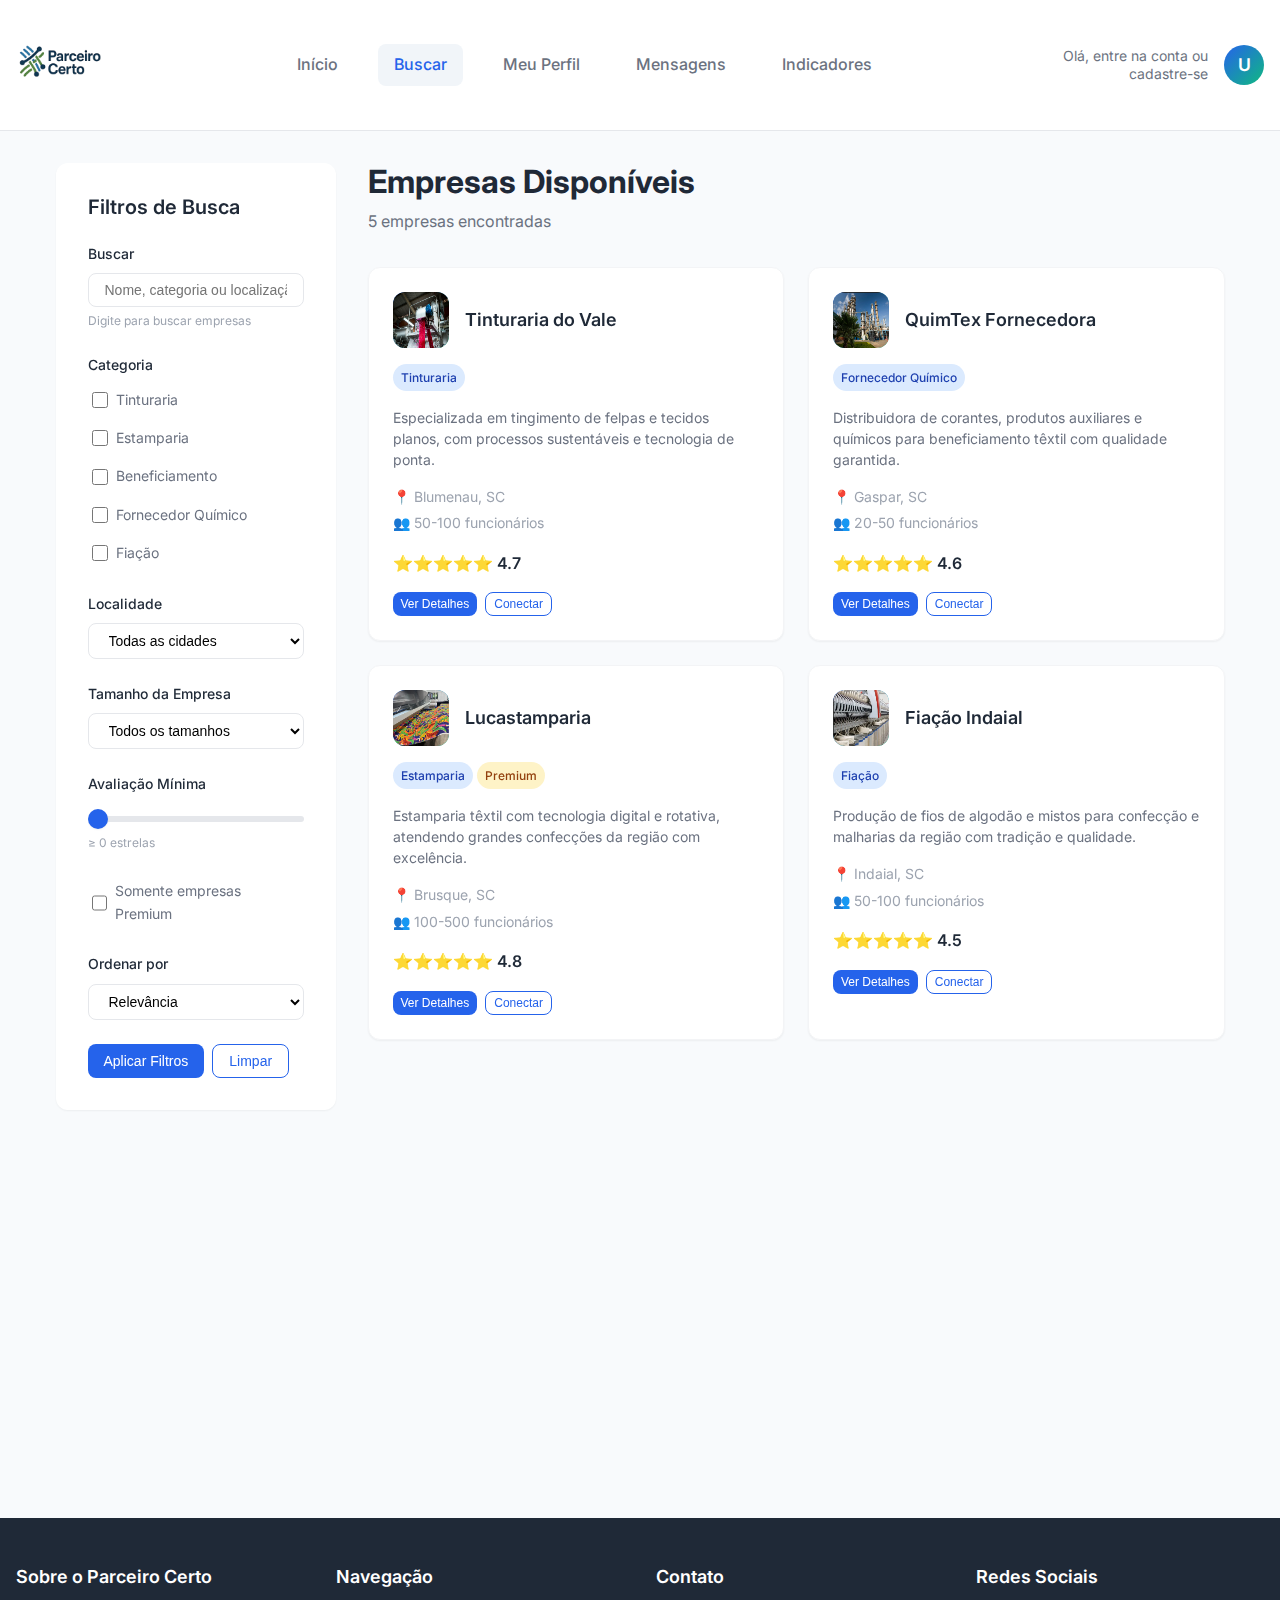
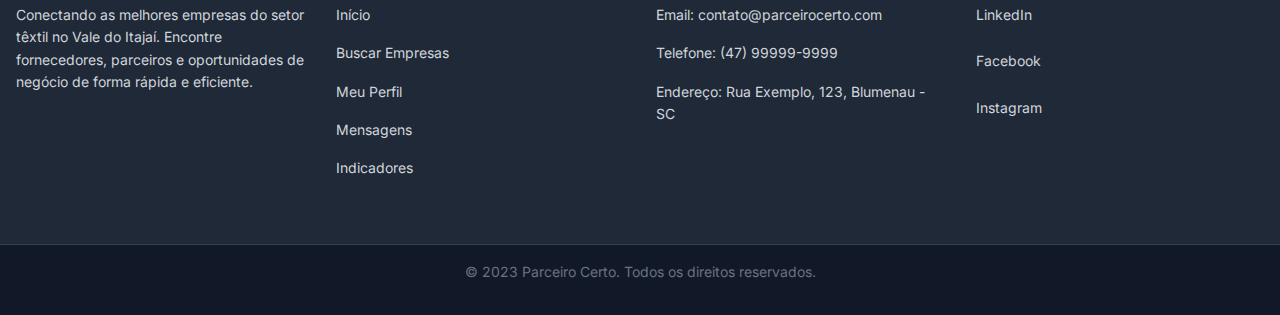
<file: index.html>
<!DOCTYPE html>
<html lang="pt-BR">
<head>
    <meta charset="UTF-8">
    <meta name="viewport" content="width=device-width, initial-scale=1.0">
    <meta name="description" content="Parceiro Certo - Conectando empresas do setor têxtil no Vale do Itajaí">
    <meta name="keywords" content="parceiros, empresas, têxtil, fornecedores, Vale do Itajaí">
    <title>Parceiro Certo - Encontre Empresas Parceiras</title>
    <link rel="stylesheet" href="assets/css/style.css">
    <link rel="preconnect" href="https://fonts.googleapis.com">
    <link rel="preconnect" href="https://fonts.gstatic.com" crossorigin>
</head>
<body>
    <!-- Header -->
    <header class="header">
        <div class="header__container">
            <div class="header__logo">
                <img src="assets/images/parceirocerto.png" alt="Parceiro Certo - Logo">
            </div>
            
            <nav class="header__nav" role="navigation" aria-label="Navegação principal">
                <a href="pages/home.html" class="header__nav-link">Início</a>
                <a href="index.html" class="header__nav-link header__nav-link--active" aria-current="page">Buscar</a>
                <a href="pages/perfil.html" class="header__nav-link">Meu Perfil</a>
                <a href="pages/chat.html" class="header__nav-link">Mensagens</a>
                <a href="pages/indicadores.html" class="header__nav-link">Indicadores</a>
            </nav>
            
            <div class="header__actions">
                <div class="header__user-info">
                    <div>Olá, <a href="#" style="text-decoration: none; color: #6b7280;">entre na conta</a> ou</div>
                    <div><a href="#" style="text-decoration: none; color: #6b7280;"> cadastre-se</a></div>
                </div>
                <div class="header__user-avatar" role="button" tabindex="0" aria-label="Menu do usuário">
                    U
                </div>
            </div>
        </div>
    </header>

    <!-- Main Content -->
    <main class="main main--with-sidebar">
        <!-- Sidebar com Filtros -->
        <aside class="sidebar" role="complementary" aria-label="Filtros de busca">
            <h3 class="sidebar__title">Filtros de Busca</h3>
            
            <!-- Busca por texto -->
            <div class="sidebar__group">
                <label for="search-input" class="sidebar__label">Buscar</label>
                <input 
                    type="text" 
                    id="search-input" 
                    class="sidebar__input" 
                    placeholder="Nome, categoria ou localização..."
                    aria-describedby="search-help"
                >
                <div id="search-help" class="sidebar__range-value">Digite para buscar empresas</div>
            </div>

            <!-- Filtro por categoria -->
            <div class="sidebar__group">
                <label class="sidebar__label">Categoria</label>
                <div class="sidebar__checkbox-group">
                    <label class="sidebar__checkbox">
                        <input type="checkbox" name="category" value="Tinturaria">
                        <span>Tinturaria</span>
                    </label>
                    <label class="sidebar__checkbox">
                        <input type="checkbox" name="category" value="Estamparia">
                        <span>Estamparia</span>
                    </label>
                    <label class="sidebar__checkbox">
                        <input type="checkbox" name="category" value="Beneficiamento">
                        <span>Beneficiamento</span>
                    </label>
                    <label class="sidebar__checkbox">
                        <input type="checkbox" name="category" value="Fornecedor Químico">
                        <span>Fornecedor Químico</span>
                    </label>
                    <label class="sidebar__checkbox">
                        <input type="checkbox" name="category" value="Fiação">
                        <span>Fiação</span>
                    </label>
                </div>
            </div>

            <!-- Filtro por localidade -->
            <div class="sidebar__group">
                <label for="location-select" class="sidebar__label">Localidade</label>
                <select id="location-select" class="sidebar__select">
                    <option value="">Todas as cidades</option>
                    <option value="Blumenau, SC">Blumenau, SC</option>
                    <option value="Brusque, SC">Brusque, SC</option>
                    <option value="Gaspar, SC">Gaspar, SC</option>
                    <option value="Indaial, SC">Indaial, SC</option>
                    <option value="Pomerode, SC">Pomerode, SC</option>
                </select>
            </div>

            <!-- Filtro por tamanho -->
            <div class="sidebar__group">
                <label for="size-select" class="sidebar__label">Tamanho da Empresa</label>
                <select id="size-select" class="sidebar__select">
                    <option value="">Todos os tamanhos</option>
                    <option value="10-20">10-20 funcionários</option>
                    <option value="20-50">20-50 funcionários</option>
                    <option value="50-100">50-100 funcionários</option>
                    <option value="100-500">100-500 funcionários</option>
                    <option value="500+">500+ funcionários</option>
                </select>
            </div>

            <!-- Filtro por avaliação -->
            <div class="sidebar__group">
                <label for="rating-range" class="sidebar__label">Avaliação Mínima</label>
                <div class="sidebar__range-container">
                    <input 
                        type="range" 
                        id="rating-range" 
                        class="sidebar__range" 
                        min="0" 
                        max="5" 
                        step="0.5" 
                        value="0"
                        aria-describedby="rating-value"
                    >
                    <div id="rating-value" class="sidebar__range-value">≥ <span id="rating-display">0.0</span> estrelas</div>
                </div>
            </div>

            <!-- Filtro Premium -->
            <div class="sidebar__group">
                <label class="sidebar__checkbox">
                    <input type="checkbox" id="premium-only" name="premium">
                    <span>Somente empresas Premium</span>
                </label>
            </div>

            <!-- Ordenação -->
            <div class="sidebar__group">
                <label for="sort-select" class="sidebar__label">Ordenar por</label>
                <select id="sort-select" class="sidebar__select">
                    <option value="relevance">Relevância</option>
                    <option value="rating-desc">Maior avaliação</option>
                    <option value="rating-asc">Menor avaliação</option>
                    <option value="name-asc">Nome (A–Z)</option>
                    <option value="name-desc">Nome (Z–A)</option>
                </select>
            </div>

            <!-- Ações -->
            <div class="sidebar__actions">
                <button type="button" id="apply-filters" class="btn btn--primary">
                    Aplicar Filtros
                </button>
                <button type="button" id="clear-filters" class="btn btn--outline">
                    Limpar
                </button>
            </div>
        </aside>

        <!-- Conteúdo Principal -->
        <section class="content" role="main">
            <div class="content__header">
                <h1 class="content__title">Empresas Disponíveis</h1>
                <p class="content__subtitle" id="results-count">5 empresas encontradas</p>
            </div>

            <!-- Grid de Cards -->
            <div class="cards" id="companies-grid">
                <!-- Card 1: Tinturaria Blumenau -->
                <article class="card" 
                         data-name="Tinturaria Blumenau" 
                         data-category="Tinturaria" 
                         data-location="Blumenau, SC" 
                         data-size="50-100" 
                         data-rating="4.7" 
                         data-premium="false">
                    <div class="card__header">
                        <div class="card__avatar" aria-hidden="true"><img src="../assets/images/Tinturaria.png" alt="Tinturaria do Vale - Logo"></div>
                        <h3 class="card__company-name">Tinturaria do Vale</h3>
                    </div>
                    
                    <div class="card__tags">
                        <span class="tag tag--category">Tinturaria</span>
                    </div>
                    
                    <p class="card__description">
                        Especializada em tingimento de felpas e tecidos planos, com processos sustentáveis e tecnologia de ponta.
                    </p>
                    
                    <div class="card__info">
                        <div class="card__info-item">
                            📍 Blumenau, SC
                        </div>
                        <div class="card__info-item">
                            👥 50-100 funcionários
                        </div>
                    </div>
                    
                    <div class="card__rating">
                        <span class="card__stars" aria-label="4.7 de 5 estrelas">⭐⭐⭐⭐⭐</span>
                        <span class="card__rating-value">4.7</span>
                    </div>
                    
                    <div class="card__actions">
                        <button class="btn btn--primary btn--small">Ver Detalhes</button>
                        <button class="btn btn--outline btn--small">Conectar</button>
                    </div>
                </article>

                <!-- Card 2: QuimTex Fornecedora -->
                <article class="card" 
                         data-name="QuimTex Fornecedora" 
                         data-category="Fornecedor Químico" 
                         data-location="Gaspar, SC" 
                         data-size="20-50" 
                         data-rating="4.6" 
                         data-premium="false">
                    <div class="card__header">
                        <div class="card__avatar" aria-hidden="true"><img src="../assets/images/Química.png" alt="Parceiro Certo - Logo"></div>
                        <h3 class="card__company-name">QuimTex Fornecedora</h3>
                    </div>
                    
                    <div class="card__tags">
                        <span class="tag tag--category">Fornecedor Químico</span>
                    </div>
                    
                    <p class="card__description">
                        Distribuidora de corantes, produtos auxiliares e químicos para beneficiamento têxtil com qualidade garantida.
                    </p>
                    
                    <div class="card__info">
                        <div class="card__info-item">
                            📍 Gaspar, SC
                        </div>
                        <div class="card__info-item">
                            👥 20-50 funcionários
                        </div>
                    </div>
                    
                    <div class="card__rating">
                        <span class="card__stars" aria-label="4.6 de 5 estrelas">⭐⭐⭐⭐⭐</span>
                        <span class="card__rating-value">4.6</span>
                    </div>
                    
                    <div class="card__actions">
                        <button class="btn btn--primary btn--small">Ver Detalhes</button>
                        <button class="btn btn--outline btn--small">Conectar</button>
                    </div>
                </article>

                <!-- Card 3: Estamparia Vale -->
                <article class="card" 
                         data-name="Estamparia Vale" 
                         data-category="Estamparia" 
                         data-location="Brusque, SC" 
                         data-size="100-500" 
                         data-rating="4.8" 
                         data-premium="true">
                    <div class="card__header">
                        <div class="card__avatar" aria-hidden="true"><img src="../assets/images/Estamparia.png" alt="Lucastamparia - Logo"></div>
                        <h3 class="card__company-name">Lucastamparia</h3>
                    </div>
                    
                    <div class="card__tags">
                        <span class="tag tag--category">Estamparia</span>
                        <span class="tag tag--premium">Premium</span>
                    </div>
                    
                    <p class="card__description">
                        Estamparia têxtil com tecnologia digital e rotativa, atendendo grandes confecções da região com excelência.
                    </p>
                    
                    <div class="card__info">
                        <div class="card__info-item">
                            📍 Brusque, SC
                        </div>
                        <div class="card__info-item">
                            👥 100-500 funcionários
                        </div>
                    </div>
                    
                    <div class="card__rating">
                        <span class="card__stars" aria-label="4.8 de 5 estrelas">⭐⭐⭐⭐⭐</span>
                        <span class="card__rating-value">4.8</span>
                    </div>
                    
                    <div class="card__actions">
                        <button class="btn btn--primary btn--small">Ver Detalhes</button>
                        <button class="btn btn--outline btn--small">Conectar</button>
                    </div>
                </article>

                <!-- Card 4: Fiação Indaial -->
                <article class="card" 
                         data-name="Fiação Indaial" 
                         data-category="Fiação" 
                         data-location="Indaial, SC" 
                         data-size="50-100" 
                         data-rating="4.5" 
                         data-premium="false">
                    <div class="card__header">
                        <div class="card__avatar" aria-hidden="true"><img src="../assets/images/fiação.png" alt="Fiação Indaial - Logo"></div>
                        <h3 class="card__company-name">Fiação Indaial</h3>
                    </div>
                    
                    <div class="card__tags">
                        <span class="tag tag--category">Fiação</span>
                    </div>
                    
                    <p class="card__description">
                        Produção de fios de algodão e mistos para confecção e malharias da região com tradição e qualidade.
                    </p>
                    
                    <div class="card__info">
                        <div class="card__info-item">
                            📍 Indaial, SC
                        </div>
                        <div class="card__info-item">
                            👥 50-100 funcionários
                        </div>
                    </div>
                    
                    <div class="card__rating">
                        <span class="card__stars" aria-label="4.5 de 5 estrelas">⭐⭐⭐⭐⭐</span>
                        <span class="card__rating-value">4.5</span>
                    </div>
                    
                    <div class="card__actions">
                        <button class="btn btn--primary btn--small">Ver Detalhes</button>
                        <button class="btn btn--outline btn--small">Conectar</button>
                    </div>
                </article>

                <!-- Card 5: Beneficiadora Pomerode -->
                <article class="card" 
                         data-name="Beneficiadora Pomerode" 
                         data-category="Beneficiamento" 
                         data-location="Pomerode, SC" 
                         data-size="20-50" 
                         data-rating="4.9" 
                         data-premium="true">
                    <div class="card__header">
                        <div class="card__avatar" aria-hidden="true"><img src="../assets/images/Beneficiamento.png" alt="Beneficiamento Pomerode - Logo"></div>
                        <h3 class="card__company-name">Beneficiadora Pomerode</h3>
                    </div>
                    
                    <div class="card__tags">
                        <span class="tag tag--category">Beneficiamento</span>
                        <span class="tag tag--premium">Premium</span>
                    </div>
                    
                    <p class="card__description">
                        Beneficiamento têxtil com foco em acabamentos especiais e processos ecologicamente corretos para o mercado de moda.
                    </p>
                    
                    <div class="card__info">
                        <div class="card__info-item">
                            📍 Pomerode, SC
                        </div>
                        <div class="card__info-item">
                            👥 20-50 funcionários
                        </div>
                    </div>
                    
                    <div class="card__rating">
                        <span class="card__stars" aria-label="4.9 de 5 estrelas">⭐⭐⭐⭐⭐</span>
                        <span class="card__rating-value">4.9</span>
                    </div>
                    
                    <div class="card__actions">
                        <button class="btn btn--primary btn--small">Ver Detalhes</button>
                        <button class="btn btn--outline btn--small">Conectar</button>
                    </div>
                </article>
            </div>
        </section>
    </main>

    <!-- Footer -->
    <footer class="footer">
        <div class="footer__container">
            <div class="footer__section">
                <h4>Sobre o Parceiro Certo</h4>
                <p>Conectando as melhores empresas do setor têxtil no Vale do Itajaí. Encontre fornecedores, parceiros e oportunidades de negócio de forma rápida e eficiente.</p>
            </div>
            <div class="footer__section">
                <h4>Navegação</h4>
                <p><a href="pages/home.html">Início</a></p>
                <p><a href="index.html">Buscar Empresas</a></p>
                <p><a href="pages/perfil.html">Meu Perfil</a></p>
                <p><a href="pages/chat.html">Mensagens</a></p>
                <p><a href="pages/indicadores.html">Indicadores</a></p>
            </div>
            <div class="footer__section">
                <h4>Contato</h4>
                <p>Email: contato@parceirocerto.com</p>
                <p>Telefone: (47) 99999-9999</p>
                <p>Endereço: Rua Exemplo, 123, Blumenau - SC</p>
            </div>
            <div class="footer__section">
                <h4>Redes Sociais</h4>
                <div class="footer__social-links">
                    <p><a href="#">LinkedIn</a></p>
                    <p><a href="#">Facebook</a></p>
                    <p><a href="#">Instagram</a></p>
                </div>
            </div>
        </div>
        <div class="footer__bottom">
            <p>&copy; 2023 Parceiro Certo. Todos os direitos reservados.</p>
        </div>
    </footer>

    <script src="assets/js/main.js"></script>
    <script src="assets/js/mobile-filters.js"></script>
</body>
</html>
</file>
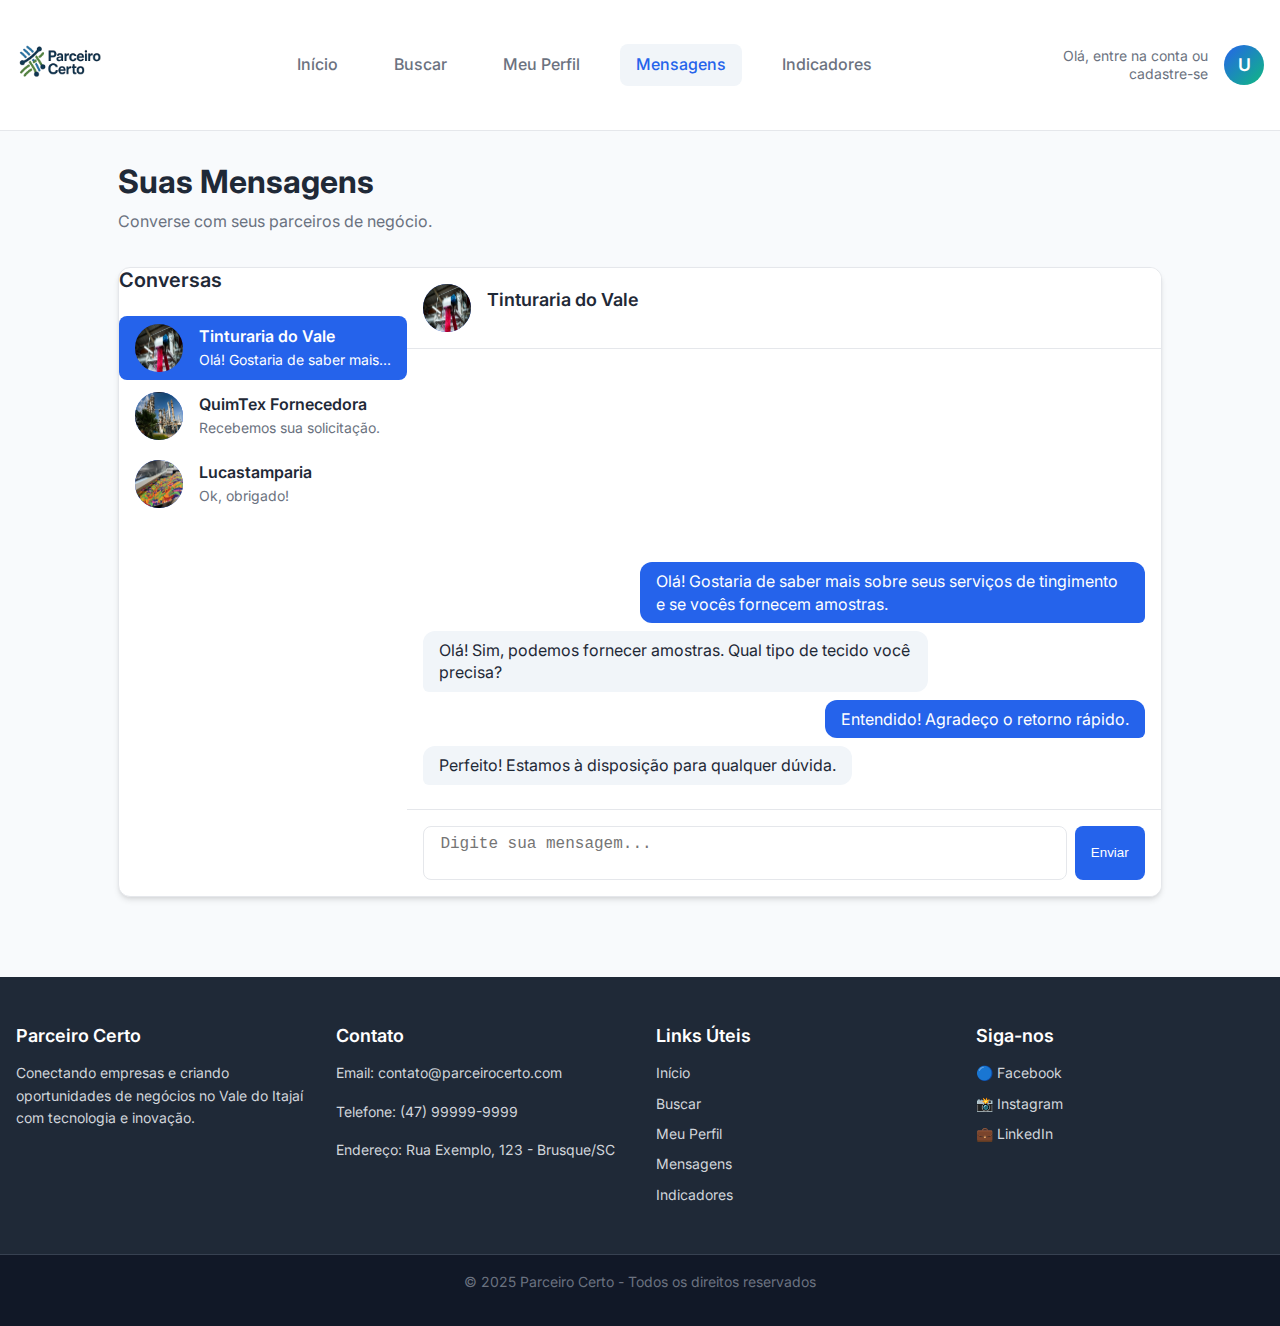
<file: pages/chat.html>
<!DOCTYPE html>
<html lang="pt-BR">
<head>
    <meta charset="UTF-8">
    <meta name="viewport" content="width=device-width, initial-scale=1.0">
    <title>Parceiro Certo - Mensagens</title>
    <link rel="stylesheet" href="../assets/css/style.css">
    <style>
        /* Estilos específicos para a página de chat */
        .chat-container {
            display: flex;
            height: 70vh; /* Altura para simular um chat */
            border: 1px solid var(--border);
            border-radius: var(--radius-lg);
            overflow: hidden;
            box-shadow: var(--shadow-md);
            background-color: var(--background);
        }


        .chat-sidebar__header {
            font-size: 1.25rem;
            font-weight: 600;
            margin-bottom: var(--spacing-lg);
            color: var(--text-primary);
        }

        .chat-list__item {
            display: flex;
            align-items: center;
            gap: var(--spacing-md);
            padding: var(--spacing-sm) var(--spacing-md);
            border-radius: var(--radius-md);
            cursor: pointer;
            transition: background-color var(--transition-fast);
            margin-bottom: var(--spacing-xs);
        }

        .chat-list__item:hover {
            background-color: var(--secondary);
        }

        .chat-list__item--active {
            background-color: var(--primary);
            color: white;
        }

        .chat-list__item--active .chat-list__name,
        .chat-list__item--active .chat-list__last-message {
            color: white;
        }

        .chat-list__avatar img {
            width: 48px;
            height: 48px;
            border-radius: var(--radius-full);
            background: var(--primary-hover);
            color: white;
            display: flex;
            align-items: center;
            justify-content: center;
            font-weight: 500;
        }

        .chat-list__info {
            flex-grow: 1;
        }

        .chat-list__name {
            font-weight: 600;
            color: var(--text-primary);
        }

        .chat-list__last-message {
            font-size: 0.875rem;
            color: var(--text-secondary);
            white-space: nowrap;
            overflow: hidden;
            text-overflow: ellipsis;
        }

        .chat-main {
            flex-grow: 1;
            display: flex;
            flex-direction: column;
        }

        .chat-main__header {
            padding: var(--spacing-md);
            border-bottom: 1px solid var(--border);
            display: flex;
            align-items: center;
            gap: var(--spacing-md);
            background-color: var(--background);
        }

        .chat-main__name {
            font-size: 1.125rem;
            font-weight: 600;
            color: var(--text-primary);
        }

        .chat-messages {
            flex-grow: 1;
            padding: var(--spacing-md);
            overflow-y: auto;
            display: flex;
            flex-direction: column-reverse; /* Para que as mensagens mais recentes fiquem embaixo */
        }

        .message-bubble {
            max-width: 70%;
            padding: var(--spacing-sm) var(--spacing-md);
            border-radius: var(--radius-lg);
            margin-bottom: var(--spacing-sm);
            line-height: 1.4;
        }

        .message-bubble--sent {
            background-color: var(--primary);
            color: white;
            align-self: flex-end;
            border-bottom-right-radius: var(--radius-sm); /* Borda diferente para a última mensagem */
        }

        .message-bubble--received {
            background-color: var(--secondary);
            color: var(--text-primary);
            align-self: flex-start;
            border-bottom-left-radius: var(--radius-sm); /* Borda diferente para a última mensagem */
        }

        .chat-input-area {
            padding: var(--spacing-md);
            border-top: 1px solid var(--border);
            display: flex;
            gap: var(--spacing-sm);
            background-color: var(--background);
        }

        .chat-input-area__input {
            flex-grow: 1;
            padding: var(--spacing-sm) var(--spacing-md);
            border: 1px solid var(--border);
            border-radius: var(--radius-md);
            font-size: 1rem;
            resize: none;
            min-height: 40px;
            max-height: 120px;
            overflow-y: auto;
        }

        .chat-input-area__button {
            padding: var(--spacing-sm) var(--spacing-md);
            background-color: var(--primary);
            color: white;
            border: none;
            border-radius: var(--radius-md);
            cursor: pointer;
            transition: background-color var(--transition-fast);
        }

        .chat-input-area__button:hover {
            background-color: var(--primary-hover);
        }

        @media (max-width: 768px) {
            .chat-container {
                flex-direction: column;
                height: auto;
            }

            .chat-sidebar {
                width: 100%;
                border-right: none;
                border-bottom: 1px solid var(--border);
            }
        }
    </style>
</head>
<body>
    <!-- Header -->
    <header class="header">
        <div class="header__container">
            <div class="header__logo">
                <img src="../assets/images/parceirocerto.png" alt="Parceiro Certo - Logo">
            </div>
            
            <nav class="header__nav" role="navigation" aria-label="Navegação principal">
                <a href="home.html" class="header__nav-link">Início</a>
                <a href="../index.html" class="header__nav-link">Buscar</a>
                <a href="perfil.html" class="header__nav-link">Meu Perfil</a>
                <a href="chat.html" class="header__nav-link header__nav-link--active" aria-current="page">Mensagens</a>
                <a href="indicadores.html" class="header__nav-link">Indicadores</a>
            </nav>
            
            <div class="header__actions">
                <div class="header__user-info">
                    <div>Olá, <a href="#" style="text-decoration: none; color: #6b7280;">entre na conta</a> ou</div>
                    <div><a href="#" style="text-decoration: none; color: #6b7280;"> cadastre-se</a></div>
                </div>
                <div class="header__user-avatar" role="button" tabindex="0" aria-label="Menu do usuário">
                    U
                </div>
            </div>
        </div>
    </header>

    <!-- Main Content -->
    <main class="main main--full-width">
        <section class="content">
            <div class="content__header">
                <h1 class="content__title">Suas Mensagens</h1>
                <p class="content__subtitle">Converse com seus parceiros de negócio.</p>
            </div>
            
            <div class="chat-container">
                <aside class="chat-sidebar">
                    <h3 class="chat-sidebar__header">Conversas</h3>
                    <div class="chat-list">
                        <div class="chat-list__item chat-list__item--active">
                            <div class="chat-list__avatar"><img src="../assets/images/Tinturaria.png" alt="Tinturaria-vale-logo"></div>
                            <div class="chat-list__info">
                                <div class="chat-list__name">Tinturaria do Vale</div>
                                <div class="chat-list__last-message">Olá! Gostaria de saber mais...</div>
                            </div>
                        </div>
                        <div class="chat-list__item">
                            <div class="chat-list__avatar"><img src="../assets/images/Química.png" alt="Quimitex - Logo"></div>
                            <div class="chat-list__info">
                                <div class="chat-list__name">QuimTex Fornecedora</div>
                                <div class="chat-list__last-message">Recebemos sua solicitação.</div>
                            </div>
                        </div>
                        <div class="chat-list__item">
                            <div class="chat-list__avatar"><img src="../assets/images/Estamparia.png" alt="Lucastamparia - Logo"></div>
                            <div class="chat-list__info">
                                <div class="chat-list__name">Lucastamparia</div>
                                <div class="chat-list__last-message">Ok, obrigado!</div>
                            </div>
                        </div>
                    </div>
                </aside>

                <section class="chat-main">
                    <div class="chat-main__header">
                        <div class="chat-list__avatar"><img src="../assets/images/Tinturaria.png" alt="Parceiro Certo - Logo"></div>
                        <h4 class="chat-main__name">Tinturaria do Vale</h4>
                    </div>
                    <div class="chat-messages">
                        <div class="message-bubble message-bubble--received">
                            Perfeito! Estamos à disposição para qualquer dúvida.
                        </div>
                        <div class="message-bubble message-bubble--sent">
                            Entendido! Agradeço o retorno rápido.
                        </div>
                        <div class="message-bubble message-bubble--received">
                            Olá! Sim, podemos fornecer amostras. Qual tipo de tecido você precisa?
                        </div>
                        <div class="message-bubble message-bubble--sent">
                            Olá! Gostaria de saber mais sobre seus serviços de tingimento e se vocês fornecem amostras.
                        </div>
                    </div>
                    <div class="chat-input-area">
                        <textarea class="chat-input-area__input" placeholder="Digite sua mensagem..."></textarea>
                        <button class="chat-input-area__button">Enviar</button>
                    </div>
                </section>
            </div>
        </section>
    </main>

    <!-- Footer -->
    <footer class="footer" role="contentinfo">
        <div class="footer__container">
            <div class="footer__section">
                <h4>Parceiro Certo</h4>
                <p>Conectando empresas e criando oportunidades de negócios no Vale do Itajaí com tecnologia e inovação.</p>
            </div>
            
            <div class="footer__section">
                <h4>Contato</h4>
                <p>Email: contato@parceirocerto.com</p>
                <p>Telefone: (47) 99999-9999</p>
                <p>Endereço: Rua Exemplo, 123 - Brusque/SC</p>
            </div>
            
            <div class="footer__section">
                <h4>Links Úteis</h4>
                <div class="footer__social-links">
                    <a href="home.html">Início</a>
                    <a href="../index.html">Buscar</a>
                    <a href="perfil.html">Meu Perfil</a>
                    <a href="chat.html">Mensagens</a>
                    <a href="indicadores.html">Indicadores</a>
                </div>
            </div>
            
            <div class="footer__section">
                <h4>Siga-nos</h4>
                <div class="footer__social-links">
                    <a href="#" aria-label="Facebook">🔵 Facebook</a>
                    <a href="#" aria-label="Instagram">📸 Instagram</a>
                    <a href="#" aria-label="LinkedIn">💼 LinkedIn</a>
                </div>
            </div>
        </div>
        
        <div class="footer__bottom">
            <p>© 2025 Parceiro Certo - Todos os direitos reservados</p>
        </div>
    </footer>

    <!-- JavaScript -->
    <script src="../assets/js/main.js"></script>
</body>
</html>
</file>
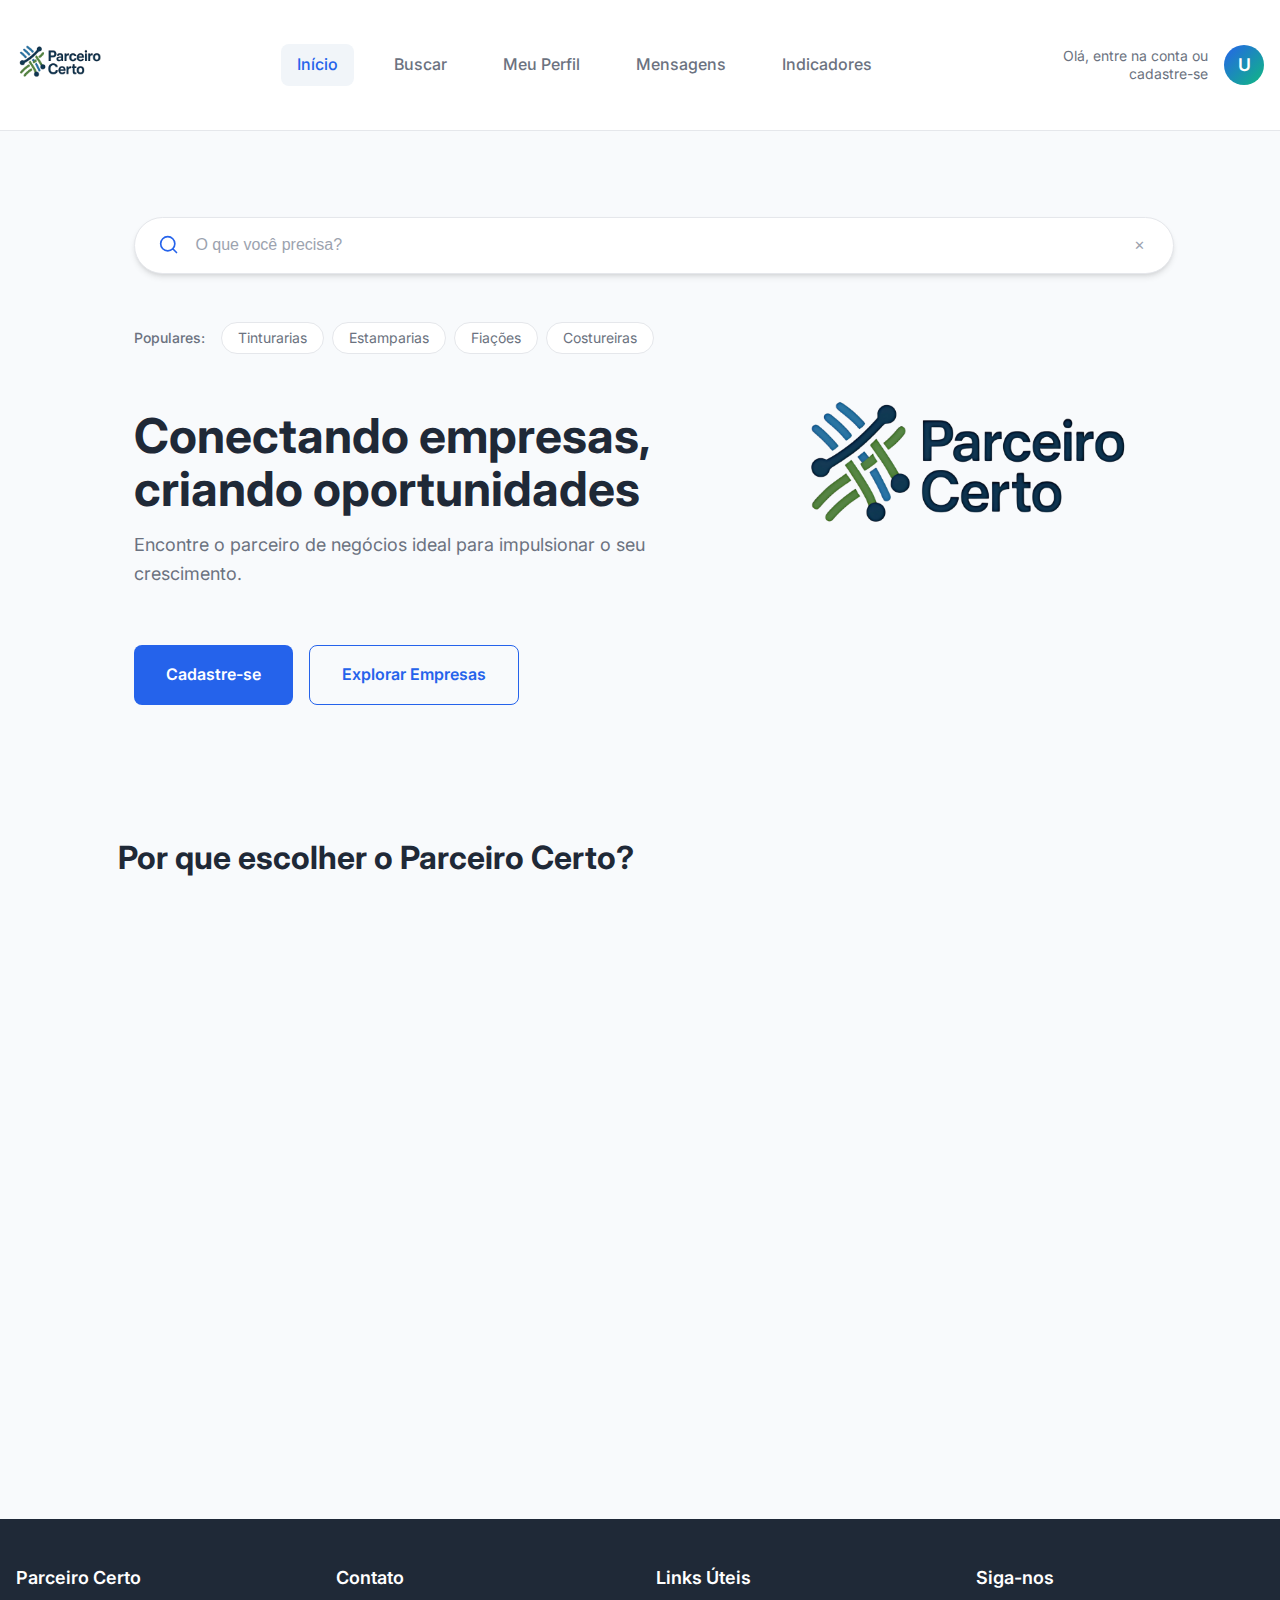
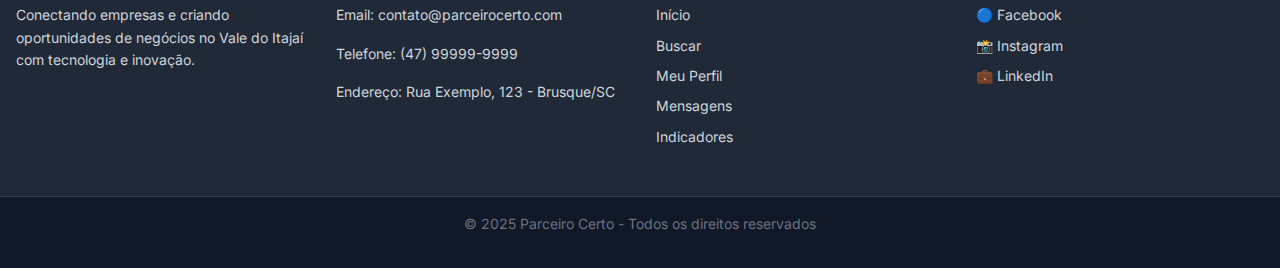
<file: pages/home.html>
<!DOCTYPE html>
<html lang="pt-BR">
<head>
    <meta charset="UTF-8">
    <meta name="viewport" content="width=device-width, initial-scale=1.0">
    <title>Parceiro Certo - Início</title>
    <link rel="stylesheet" href="../assets/css/style.css">
</head>
<body>
    <!-- Header -->
    <header class="header">
        <div class="header__container">
            <div class="header__logo">
                <img src="../assets/images/parceirocerto.png" alt="Parceiro Certo - Logo">
            </div>
            
            <nav class="header__nav" role="navigation" aria-label="Navegação principal">
                <a href="home.html" class="header__nav-link header__nav-link--active" aria-current="page">Início</a>
                <a href="../index.html" class="header__nav-link">Buscar</a>
                <a href="perfil.html" class="header__nav-link">Meu Perfil</a>
                <a href="chat.html" class="header__nav-link">Mensagens</a>
                <a href="indicadores.html" class="header__nav-link">Indicadores</a>
            </nav>
            
            <div class="header__actions">
                <div class="header__user-info">
                    <div>Olá, <a href="#" style="text-decoration: none; color: #6b7280;">entre na conta</a> ou</div>
                    <div><a href="#" style="text-decoration: none; color: #6b7280;"> cadastre-se</a></div>
                </div>
                <div class="header__user-avatar" role="button" tabindex="0" aria-label="Menu do usuário">
                    U
                </div>
            </div>
        </div>
    </header>

    <!-- Main Content -->
    <main class="main main--full-width">
        <!-- Hero Section -->
        <section class="hero">
            <div class="hero__container">
                <div class="hero__content">
                    <!-- Search Bar -->
                    <div class="hero__search">
                        <div class="search-bar">
                            <svg class="search-bar__icon" width="20" height="20" viewBox="0 0 24 24" fill="none" xmlns="http://www.w3.org/2000/svg">
                                <path d="M21 21L16.514 16.506L21 21ZM19 10.5C19 15.194 15.194 19 10.5 19C5.806 19 2 15.194 2 10.5C2 5.806 5.806 2 10.5 2C15.194 2 19 5.806 19 10.5Z" stroke="currentColor" stroke-width="2" stroke-linecap="round" stroke-linejoin="round"/>
                            </svg>
                            <input type="text" class="search-bar__input" placeholder="O que você precisa?">
                            <button class="search-bar__clear">✕</button>
                        </div>
                    </div>
                    
                    <!-- Popular Tags -->
                    <div class="hero__tags">
                        <span class="hero__tags-label">Populares:</span>
                        <div class="hero__tags-list">
                            <span class="hero__tag">Tinturarias</span>
                            <span class="hero__tag">Estamparias</span>
                            <span class="hero__tag">Fiações</span>
                            <span class="hero__tag">Costureiras</span>
                        </div>
                    </div>
                    
                    <!-- Main Text -->
                    <div class="hero__text">
                        <h1 class="hero__title">Conectando empresas,<br>criando oportunidades</h1>
                        <p class="hero__subtitle">Encontre o parceiro de negócios ideal para impulsionar o seu crescimento.</p>
                    </div>
                    
                    <!-- Action Buttons -->
                    <div class="hero__actions">
                        <a href="#" class="btn btn--primary btn--large">Cadastre-se</a>
                        <a href="../index.html" class="btn btn--outline btn--large">Explorar Empresas</a>
                    </div>
                </div>
                
                <!-- Logo -->
                <div class="hero__logo">
                    <img src="../assets/images/parceirocerto.png" alt="Parceiro Certo - Logo">
                </div>
            </div>
        </section>
        
        <section class="content">
            <div class="content__header">
                <h2 class="content__title">Por que escolher o Parceiro Certo?</h2>
            </div>
            
            <div class="cards">
                <article class="card">
                    <div class="card__header">
                        <div class="card__avatar" aria-hidden="true">💡</div>
                        <h3 class="card__company-name">Descubra Novas Oportunidades</h3>
                    </div>
                    <p class="card__description">
                        Explore nossa vasta rede de empresas parceiras, desde tinturarias e estamparias até fornecedores químicos e fiações.
                    </p>
                    <div class="card__actions">
                        <a href="../index.html" class="btn btn--primary">Começar a Buscar</a>
                    </div>
                </article>

                <article class="card">
                    <div class="card__header">
                        <div class="card__avatar" aria-hidden="true">💬</div>
                        <h3 class="card__company-name">Comunique-se Facilmente</h3>
                    </div>
                    <p class="card__description">
                        Utilize nosso sistema de mensagens integrado para conversar diretamente com seus futuros parceiros de negócio.
                    </p>
                    <div class="card__actions">
                        <a href="chat.html" class="btn btn--primary">Ir para Mensagens</a>
                    </div>
                </article>

                <article class="card">
                    <div class="card__header">
                        <div class="card__avatar" aria-hidden="true">📈</div>
                        <h3 class="card__company-name">Acompanhe Seus Indicadores</h3>
                    </div>
                    <p class="card__description">
                        Monitore o desempenho de suas conexões e veja métricas importantes para o seu negócio.
                    </p>
                    <div class="card__actions">
                        <a href="indicadores.html" class="btn btn--primary">Ver Indicadores</a>
                    </div>
                </article>
            </div>
        </section>
    </main>

    <!-- Footer -->
    <footer class="footer" role="contentinfo">
        <div class="footer__container">
            <div class="footer__section">
                <h4>Parceiro Certo</h4>
                <p>Conectando empresas e criando oportunidades de negócios no Vale do Itajaí com tecnologia e inovação.</p>
            </div>
            
            <div class="footer__section">
                <h4>Contato</h4>
                <p>Email: contato@parceirocerto.com</p>
                <p>Telefone: (47) 99999-9999</p>
                <p>Endereço: Rua Exemplo, 123 - Brusque/SC</p>
            </div>
            
            <div class="footer__section">
                <h4>Links Úteis</h4>
                <div class="footer__social-links">
                    <a href="home.html">Início</a>
                    <a href="../index.html">Buscar</a>
                    <a href="perfil.html">Meu Perfil</a>
                    <a href="chat.html">Mensagens</a>
                    <a href="indicadores.html">Indicadores</a>
                </div>
            </div>
            
            <div class="footer__section">
                <h4>Siga-nos</h4>
                <div class="footer__social-links">
                    <a href="#" aria-label="Facebook">🔵 Facebook</a>
                    <a href="#" aria-label="Instagram">📸 Instagram</a>
                    <a href="#" aria-label="LinkedIn">💼 LinkedIn</a>
                </div>
            </div>
        </div>
        
        <div class="footer__bottom">
            <p>© 2025 Parceiro Certo - Todos os direitos reservados</p>
        </div>
    </footer>

    <!-- JavaScript -->
    <script src="../assets/js/main.js"></script>
</body>
</html>
</file>
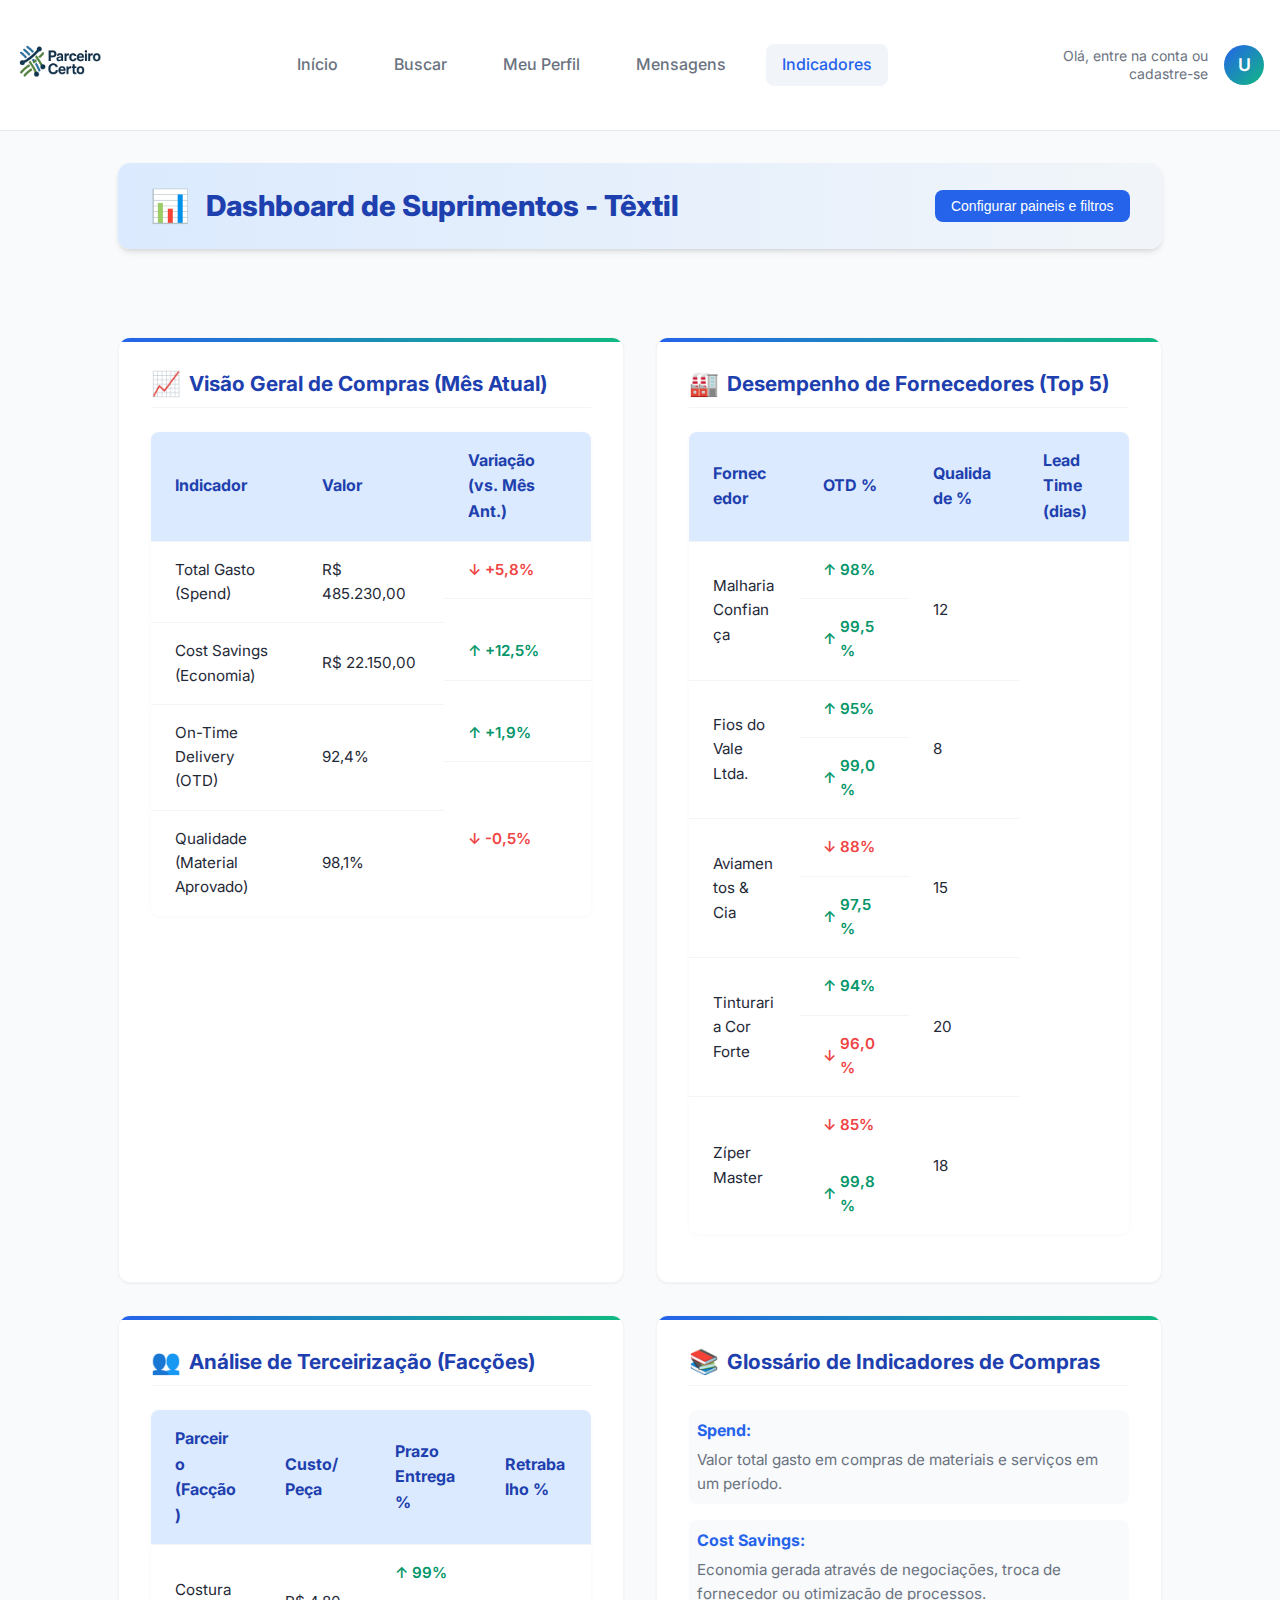
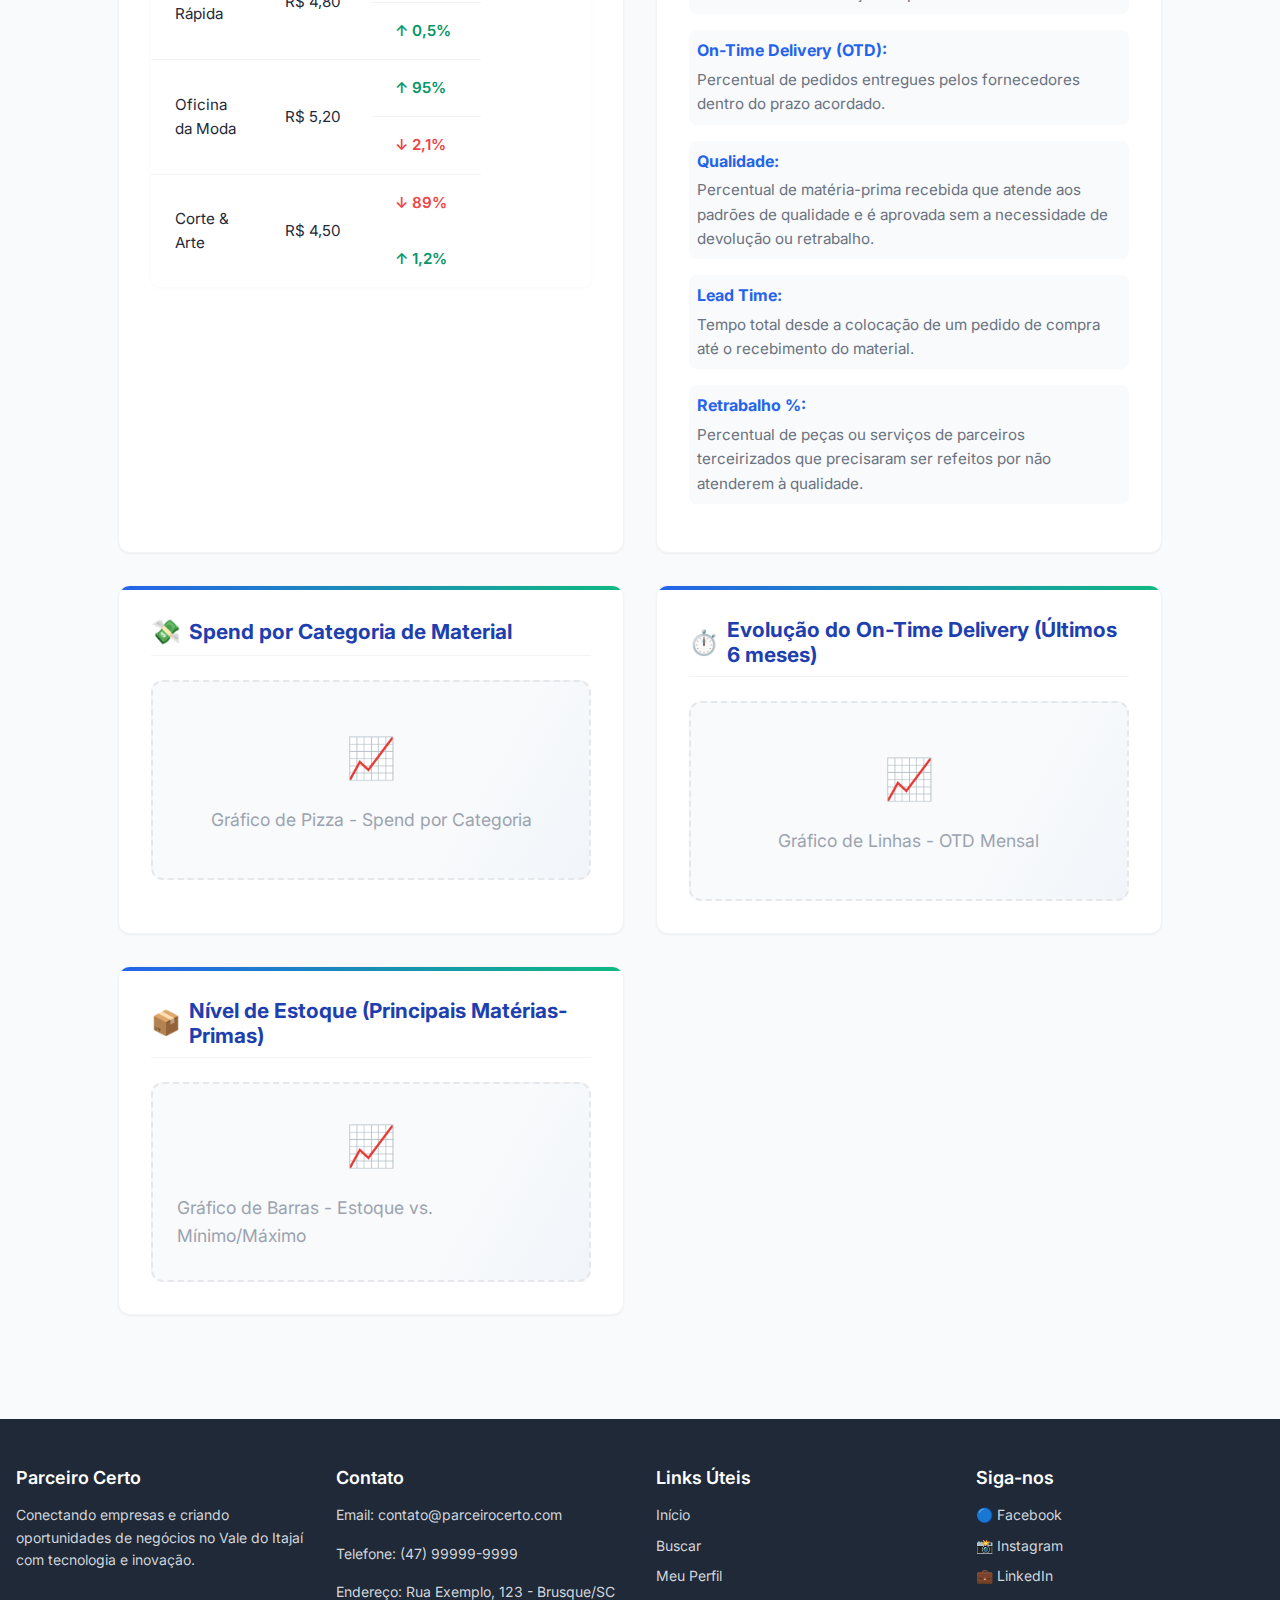
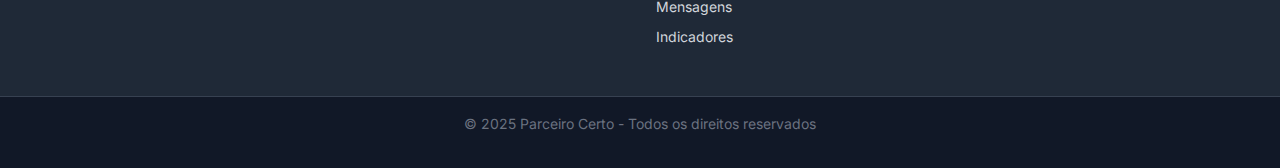
<file: pages/indicadores-reserva.html>
<!DOCTYPE html>
<html lang="pt-BR">
<head>
    <meta charset="UTF-8">
    <meta name="viewport" content="width=device-width, initial-scale=1.0">
    <title>Indicadores de Compras - Parceiro Certo</title>
    <link rel="stylesheet" href="../assets/css/style.css">
    <style>
        /* Variáveis CSS adicionais */
        :root {
            --primary-light: #dbeafe;
            --primary-dark: #1e40af;
            --success: #059669;
            --warning: #d97706;
            --radius-xl: 12px;
        }

        /* Estilos específicos para a página de indicadores - VERSÃO MELHORADA */
        .dashboard-header {
            display: flex;
            justify-content: space-between;
            align-items: center;
            margin-bottom: var(--spacing-xl);
            padding: var(--spacing-lg) var(--spacing-xl);
            background: linear-gradient(90deg, var(--primary-light) 0%, var(--secondary) 100%);
            border-radius: var(--radius-xl);
            box-shadow: var(--shadow-md);
        }

        .dashboard-title {
            font-size: 1.8rem;
            font-weight: 800;
            color: var(--primary-dark);
            margin: 0;
            display: flex;
            align-items: center;
            gap: var(--spacing-md);
        }

        .dashboard-title::before {
            content: "📊";
            font-size: 2rem;
        }

        .dashboard-actions .btn-primary {
            padding: var(--spacing-md) var(--spacing-xl);
            font-size: 1rem;
            border-radius: var(--radius-lg);
            background: var(--primary);
            color: #fff;
            border: none;
            box-shadow: var(--shadow-md);
            transition: all var(--transition-fast);
            display: flex;
            align-items: center;
            gap: var(--spacing-sm);
        }
        
        .dashboard-actions .btn-primary::before {
            content: "⚙️";
        }
        
        .dashboard-actions .btn-primary:hover {
            background: var(--primary-hover);
            transform: translateY(-2px);
            box-shadow: var(--shadow-lg);
        }

        .dashboard-grid {
            display: grid;
            grid-template-columns: repeat(auto-fit, minmax(340px, 1fr));
            gap: var(--spacing-xl);
            padding: var(--spacing-lg) 0;
        }

        .indicator-card {
            background: #fff;
            border: 1px solid var(--border-light);
            border-radius: var(--radius-xl);
            padding: var(--spacing-xl);
            box-shadow: var(--shadow-sm);
            transition: all var(--transition-normal);
            min-width: 0;
            min-height: 0;
            position: relative;
            overflow: hidden;
        }

        .indicator-card::before {
            content: "";
            position: absolute;
            top: 0;
            left: 0;
            right: 0;
            height: 4px;
            background: linear-gradient(90deg, var(--primary), var(--accent));
        }

        .indicator-card:hover {
            transform: translateY(-5px);
            box-shadow: var(--shadow-lg);
            border-color: var(--primary-light);
        }

        .indicator-card h3 {
            font-size: 1.3rem;
            color: var(--primary-dark);
            margin-bottom: var(--spacing-lg);
            font-weight: 700;
            display: flex;
            align-items: center;
            gap: var(--spacing-sm);
            padding-bottom: var(--spacing-sm);
            border-bottom: 1px solid var(--border-light);
        }

        .indicator-card h3::before {
            font-size: 1.5rem;
        }

        .indicator-card:nth-child(1) h3::before { content: "📈"; }
        .indicator-card:nth-child(2) h3::before { content: "🏭"; }
        .indicator-card:nth-child(3) h3::before { content: "👥"; }
        .indicator-card:nth-child(4) h3::before { content: "📚"; }
        .indicator-card:nth-child(5) h3::before { content: "💸"; }
        .indicator-card:nth-child(6) h3::before { content: "⏱️"; }
        .indicator-card:nth-child(7) h3::before { content: "📦"; }

        .data-table {
            width: 100%;
            border-collapse: separate;
            border-spacing: 0;
            margin-bottom: var(--spacing-md);
            background: #fff;
            border-radius: var(--radius-md);
            overflow: hidden;
            box-shadow: 0 1px 4px 0 rgba(0,0,0,0.03);
            table-layout: fixed;
        }

        .data-table th,
        .data-table td {
            padding: var(--spacing-md) var(--spacing-lg);
            border-bottom: 1px solid var(--border-light);
            text-align: left;
            font-size: 0.95rem;
            word-break: break-word;
        }

        .data-table th {
            background: var(--primary-light);
            color: var(--primary-dark);
            font-weight: 700;
            font-size: 1rem;
        }

        .data-table td {
            color: var(--text-primary);
            position: relative;
        }

        .data-table tr:last-child td {
            border-bottom: none;
        }

        .data-table .positive {
            color: var(--success);
            font-weight: 600;
            display: flex;
            align-items: center;
            gap: var(--spacing-xs);
        }

        .data-table .positive::before {
            content: "↑";
        }

        .data-table .negative {
            color: var(--danger);
            font-weight: 600;
            display: flex;
            align-items: center;
            gap: var(--spacing-xs);
        }

        .data-table .negative::before {
            content: "↓";
        }

        .main-indicators-list {
            list-style: none;
            padding: 0;
        }

        .main-indicators-list li {
            margin-bottom: var(--spacing-md);
            color: var(--text-secondary);
            font-size: 0.95rem;
            padding: var(--spacing-sm);
            border-radius: var(--radius-md);
            background: var(--surface);
            transition: all var(--transition-fast);
        }

        .main-indicators-list li:hover {
            background: var(--primary-light);
            transform: translateX(5px);
        }

        .main-indicators-list li strong {
            color: var(--primary);
            display: block;
            margin-bottom: var(--spacing-xs);
            font-size: 1rem;
        }

        .chart-placeholder {
            background: linear-gradient(120deg, var(--surface) 70%, var(--secondary) 100%);
            border: 2px dashed var(--border);
            border-radius: var(--radius-lg);
            min-height: 200px;
            display: flex;
            flex-direction: column;
            align-items: center;
            justify-content: center;
            color: var(--text-muted);
            font-size: 1.1rem;
            margin-top: var(--spacing-md);
            padding: var(--spacing-lg);
            transition: all var(--transition-fast);
        }

        .chart-placeholder:hover {
            border-color: var(--primary);
            color: var(--primary);
        }

        .chart-placeholder::before {
            content: "📈";
            font-size: 2.5rem;
            margin-bottom: var(--spacing-md);
        }

        /* Badges para valores importantes */
        .value-badge {
            display: inline-block;
            padding: var(--spacing-xs) var(--spacing-sm);
            border-radius: var(--radius-full);
            background: var(--primary-light);
            color: var(--primary-dark);
            font-weight: 600;
            font-size: 0.9rem;
        }

        /* Media queries para responsividade */
        @media (max-width: 1024px) {
            .dashboard-grid {
                grid-template-columns: repeat(auto-fit, minmax(300px, 1fr));
                gap: var(--spacing-lg);
            }
        }

        @media (max-width: 768px) {
            .dashboard-header {
                flex-direction: column;
                align-items: flex-start;
                gap: var(--spacing-md);
                padding: var(--spacing-lg);
            }
            
            .dashboard-title {
                font-size: 1.5rem;
            }
            
            .dashboard-grid {
                grid-template-columns: 1fr;
                gap: var(--spacing-lg);
            }
            
            .data-table {
                display: block;
                overflow-x: auto;
            }
            
            .indicator-card {
                padding: var(--spacing-lg);
            }
        }

        @media (max-width: 480px) {
            .indicator-card {
                padding: var(--spacing-md);
            }
            
            .data-table th,
            .data-table td {
                padding: var(--spacing-sm) var(--spacing-md);
                font-size: 0.9rem;
            }
            
            .indicator-card h3 {
                font-size: 1.1rem;
            }
        }
    </style>
</head>
<body>
    <!-- Header -->
    <header class="header">
        <div class="header__container">
            <div class="header__logo">
                <img src="../assets/images/parceirocerto.png" alt="Parceiro Certo - Logo">
            </div>
            
            <nav class="header__nav" role="navigation" aria-label="Navegação principal">
                <a href="home.html" class="header__nav-link">Início</a>
                <a href="../index.html" class="header__nav-link">Buscar</a>
                <a href="perfil.html" class="header__nav-link">Meu Perfil</a>
                <a href="chat.html" class="header__nav-link">Mensagens</a>
                <a href="indicadores.html" class="header__nav-link header__nav-link--active" aria-current="page">Indicadores</a>
            </nav>
            
            <div class="header__actions">
                <div class="header__user-info">
                    <div>Olá, <a href="#" style="text-decoration: none; color: #6b7280;">entre na conta</a> ou</div>
                    <div><a href="#" style="text-decoration: none; color: #6b7280;"> cadastre-se</a></div>
                </div>
                <div class="header__user-avatar" role="button" tabindex="0" aria-label="Menu do usuário">
                    U
                </div>
            </div>
        </div>
    </header>

    <!-- Main Content -->
    <main class="main main--full-width">
        <div class="dashboard-header">
            <h2 class="dashboard-title">Dashboard de Suprimentos - Têxtil</h2>
            <div class="dashboard-actions">
                <button class="btn btn--primary">Configurar paineis e filtros</button>
            </div>
        </div>

        <div class="dashboard-grid">
            <div class="indicator-card">
                <h3>Visão Geral de Compras (Mês Atual)</h3>
                <table class="data-table">
                    <thead>
                        <tr>
                            <th>Indicador</th>
                            <th>Valor</th>
                            <th>Variação (vs. Mês Ant.)</th>
                        </tr>
                    </thead>
                    <tbody>
                        <tr>
                            <td>Total Gasto (Spend)</td>
                            <td>R$ 485.230,00</td>
                            <td class="negative">+5,8%</td>
                        </tr>
                        <tr>
                            <td>Cost Savings (Economia)</td>
                            <td>R$ 22.150,00</td>
                            <td class="positive">+12,5%</td>
                        </tr>
                        <tr>
                            <td>On-Time Delivery (OTD)</td>
                            <td>92,4%</td>
                            <td class="positive">+1,9%</td>
                        </tr>
                        <tr>
                            <td>Qualidade (Material Aprovado)</td>
                            <td>98,1%</td>
                            <td class="negative">-0,5%</td>
                        </tr>
                    </tbody>
                </table>
            </div>
            <div class="indicator-card">
                <h3>Desempenho de Fornecedores (Top 5)</h3>
                <table class="data-table">
                    <thead>
                        <tr>
                            <th>Fornecedor</th>
                            <th>OTD %</th>
                            <th>Qualidade %</th>
                            <th>Lead Time (dias)</th>
                        </tr>
                    </thead>
                    <tbody>
                        <tr>
                            <td>Malharia Confiança</td>
                            <td class="positive">98%</td>
                            <td class="positive">99,5%</td>
                            <td>12</td>
                        </tr>
                        <tr>
                            <td>Fios do Vale Ltda.</td>
                            <td class="positive">95%</td>
                            <td class="positive">99,0%</td>
                            <td>8</td>
                        </tr>
                        <tr>
                            <td>Aviamentos & Cia</td>
                            <td class="negative">88%</td>
                            <td class="positive">97,5%</td>
                            <td>15</td>
                        </tr>
                        <tr>
                            <td>Tinturaria Cor Forte</td>
                            <td class="positive">94%</td>
                            <td class="negative">96,0%</td>
                            <td>20</td>
                        </tr>
                        <tr>
                            <td>Zíper Master</td>
                            <td class="negative">85%</td>
                            <td class="positive">99,8%</td>
                            <td>18</td>
                        </tr>
                    </tbody>
                </table>
            </div>
            <div class="indicator-card">
                <h3>Análise de Terceirização (Facções)</h3>
                <table class="data-table">
                    <thead>
                        <tr>
                            <th>Parceiro (Facção)</th>
                            <th>Custo/Peça</th>
                            <th>Prazo Entrega %</th>
                            <th>Retrabalho %</th>
                        </tr>
                    </thead>
                    <tbody>
                        <tr>
                            <td>Costura Rápida</td>
                            <td>R$ 4,80</td>
                            <td class="positive">99%</td>
                            <td class="positive">0,5%</td>
                        </tr>
                        <tr>
                            <td>Oficina da Moda</td>
                            <td>R$ 5,20</td>
                            <td class="positive">95%</td>
                            <td class="negative">2,1%</td>
                        </tr>
                        <tr>
                            <td>Corte & Arte</td>
                            <td>R$ 4,50</td>
                            <td class="negative">89%</td>
                            <td class="positive">1,2%</td>
                        </tr>
                    </tbody>
                </table>
            </div>
            <div class="indicator-card">
                <h3>Glossário de Indicadores de Compras</h3>
                <ul class="main-indicators-list">
                    <li><strong>Spend:</strong> Valor total gasto em compras de materiais e serviços em um período.</li>
                    <li><strong>Cost Savings:</strong> Economia gerada através de negociações, troca de fornecedor ou otimização de processos.</li>
                    <li><strong>On-Time Delivery (OTD):</strong> Percentual de pedidos entregues pelos fornecedores dentro do prazo acordado.</li>
                    <li><strong>Qualidade:</strong> Percentual de matéria-prima recebida que atende aos padrões de qualidade e é aprovada sem a necessidade de devolução ou retrabalho.</li>
                    <li><strong>Lead Time:</strong> Tempo total desde a colocação de um pedido de compra até o recebimento do material.</li>
                    <li><strong>Retrabalho %:</strong> Percentual de peças ou serviços de parceiros terceirizados que precisaram ser refeitos por não atenderem à qualidade.</li>
                </ul>
            </div>
            <div class="indicator-card">
                <h3>Spend por Categoria de Material</h3>
                <div class="chart-placeholder">Gráfico de Pizza - Spend por Categoria</div>
            </div>
            <div class="indicator-card">
                <h3>Evolução do On-Time Delivery (Últimos 6 meses)</h3>
                <div class="chart-placeholder">Gráfico de Linhas - OTD Mensal</div>
            </div>
            <div class="indicator-card">
                <h3>Nível de Estoque (Principais Matérias-Primas)</h3>
                <div class="chart-placeholder">Gráfico de Barras - Estoque vs. Mínimo/Máximo</div>
            </div>
        </div>
    </main>

    <!-- Footer -->
    <footer class="footer" role="contentinfo">
        <div class="footer__container">
            <div class="footer__section">
                <h4>Parceiro Certo</h4>
                <p>Conectando empresas e criando oportunidades de negócios no Vale do Itajaí com tecnologia e inovação.</p>
            </div>
            
            <div class="footer__section">
                <h4>Contato</h4>
                <p>Email: contato@parceirocerto.com</p>
                <p>Telefone: (47) 99999-9999</p>
                <p>Endereço: Rua Exemplo, 123 - Brusque/SC</p>
            </div>
            
            <div class="footer__section">
                <h4>Links Úteis</h4>
                <div class="footer__social-links">
                    <a href="home.html">Início</a>
                    <a href="../index.html">Buscar</a>
                    <a href="perfil.html">Meu Perfil</a>
                    <a href="chat.html">Mensagens</a>
                    <a href="indicadores.html">Indicadores</a>
                </div>
            </div>
            
            <div class="footer__section">
                <h4>Siga-nos</h4>
                <div class="footer__social-links">
                    <a href="#" aria-label="Facebook">🔵 Facebook</a>
                    <a href="#" aria-label="Instagram">📸 Instagram</a>
                    <a href="#" aria-label="LinkedIn">💼 LinkedIn</a>
                </div>
            </div>
        </div>
        
        <div class="footer__bottom">
            <p>© 2025 Parceiro Certo - Todos os direitos reservados</p>
        </div>
    </footer>

    <!-- JavaScript -->
    <script src="../assets/js/main.js"></script>
</body>
</html>
</file>
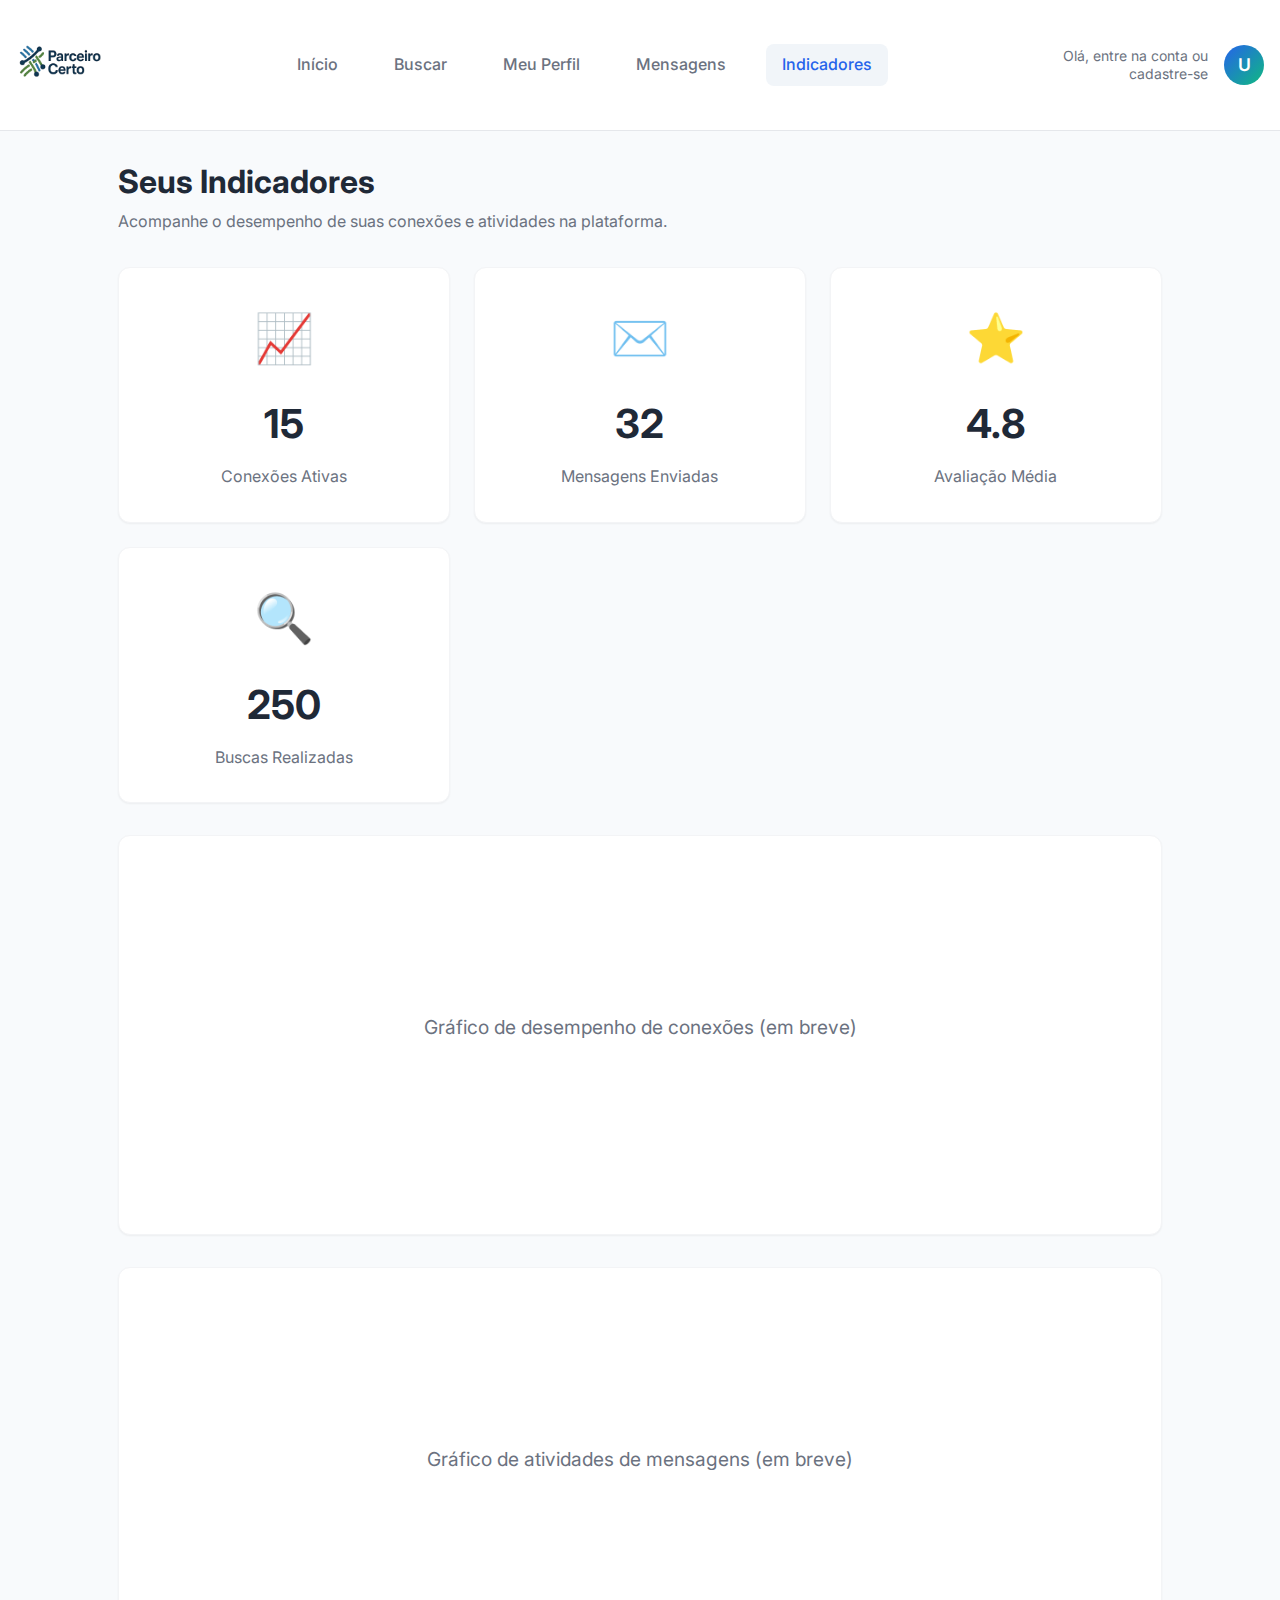
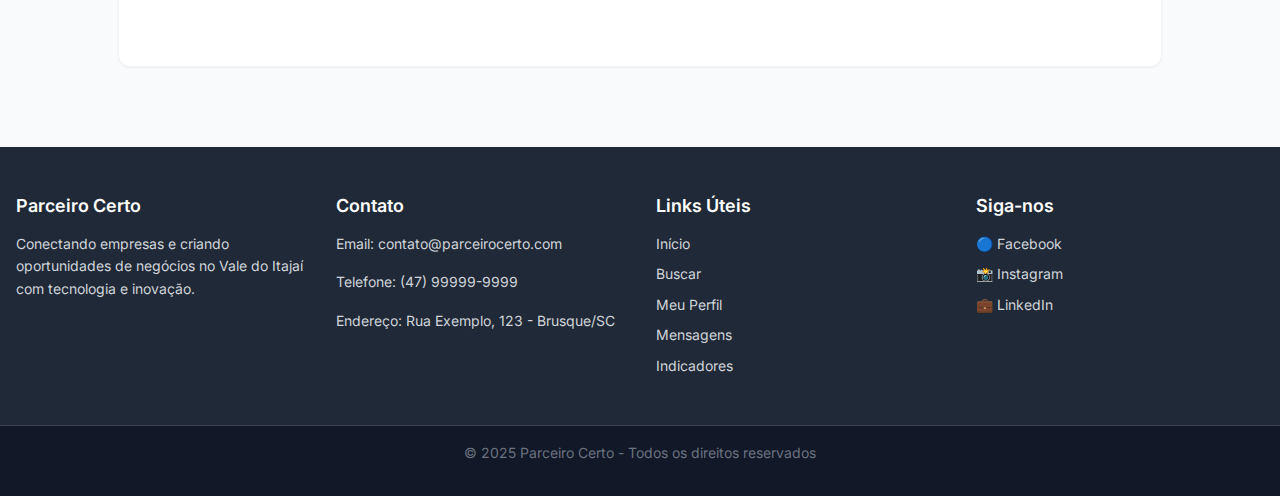
<file: pages/indicadores.html>
<!DOCTYPE html>
<html lang="pt-BR">
<head>
    <meta charset="UTF-8">
    <meta name="viewport" content="width=device-width, initial-scale=1.0">
    <title>Parceiro Certo - Indicadores</title>
    <link rel="stylesheet" href="../assets/css/style.css">
    <style>
        /* Estilos específicos para a página de indicadores */
        .metrics-grid {
            display: grid;
            grid-template-columns: repeat(auto-fit, minmax(280px, 1fr));
            gap: var(--spacing-lg);
            margin-top: var(--spacing-xl);
        }

        .metric-card {
            background-color: var(--background);
            border: 1px solid var(--border-light);
            border-radius: var(--radius-lg);
            padding: var(--spacing-xl);
            box-shadow: var(--shadow-sm);
            text-align: center;
            transition: transform var(--transition-fast);
        }

        .metric-card:hover {
            transform: translateY(-5px);
            box-shadow: var(--shadow-md);
        }

        .metric-card__icon {
            font-size: 3rem;
            margin-bottom: var(--spacing-md);
            color: var(--primary);
        }

        .metric-card__value {
            font-size: 2.5rem;
            font-weight: 700;
            color: var(--text-primary);
            margin-bottom: var(--spacing-sm);
        }

        .metric-card__label {
            font-size: 1rem;
            color: var(--text-secondary);
        }

        .chart-container {
            background-color: var(--background);
            border: 1px solid var(--border-light);
            border-radius: var(--radius-lg);
            padding: var(--spacing-xl);
            box-shadow: var(--shadow-sm);
            margin-top: var(--spacing-xl);
            min-height: 400px; /* Altura mínima para gráficos */
            display: flex;
            align-items: center;
            justify-content: center;
            color: var(--text-secondary);
            font-size: 1.2rem;
        }

        @media (max-width: 768px) {
            .metrics-grid {
                grid-template-columns: 1fr;
            }
        }
    </style>
</head>
<body>
    <!-- Header -->
    <header class="header">
        <div class="header__container">
            <div class="header__logo">
                <img src="../assets/images/parceirocerto.png" alt="Parceiro Certo - Logo">
            </div>
            
            <nav class="header__nav" role="navigation" aria-label="Navegação principal">
                <a href="home.html" class="header__nav-link">Início</a>
                <a href="../index.html" class="header__nav-link">Buscar</a>
                <a href="perfil.html" class="header__nav-link">Meu Perfil</a>
                <a href="chat.html" class="header__nav-link">Mensagens</a>
                <a href="indicadores.html" class="header__nav-link header__nav-link--active" aria-current="page">Indicadores</a>
            </nav>
            
            <div class="header__actions">
                <div class="header__user-info">
                    <div>Olá, <a href="#" style="text-decoration: none; color: #6b7280;">entre na conta</a> ou</div>
                    <div><a href="#" style="text-decoration: none; color: #6b7280;"> cadastre-se</a></div>
                </div>
                <div class="header__user-avatar" role="button" tabindex="0" aria-label="Menu do usuário">
                    U
                </div>
            </div>
        </div>
    </header>

    <!-- Main Content -->
    <main class="main main--full-width">
        <section class="content">
            <div class="content__header">
                <h1 class="content__title">Seus Indicadores</h1>
                <p class="content__subtitle">Acompanhe o desempenho de suas conexões e atividades na plataforma.</p>
            </div>
            
            <div class="metrics-grid">
                <div class="metric-card">
                    <div class="metric-card__icon">📈</div>
                    <div class="metric-card__value">15</div>
                    <div class="metric-card__label">Conexões Ativas</div>
                </div>
                <div class="metric-card">
                    <div class="metric-card__icon">✉️</div>
                    <div class="metric-card__value">32</div>
                    <div class="metric-card__label">Mensagens Enviadas</div>
                </div>
                <div class="metric-card">
                    <div class="metric-card__icon">⭐</div>
                    <div class="metric-card__value">4.8</div>
                    <div class="metric-card__label">Avaliação Média</div>
                </div>
                <div class="metric-card">
                    <div class="metric-card__icon">🔍</div>
                    <div class="metric-card__value">250</div>
                    <div class="metric-card__label">Buscas Realizadas</div>
                </div>
            </div>

            <div class="chart-container">
                <p>Gráfico de desempenho de conexões (em breve)</p>
            </div>

            <div class="chart-container">
                <p>Gráfico de atividades de mensagens (em breve)</p>
            </div>
        </section>
    </main>

    <!-- Footer -->
    <footer class="footer" role="contentinfo">
        <div class="footer__container">
            <div class="footer__section">
                <h4>Parceiro Certo</h4>
                <p>Conectando empresas e criando oportunidades de negócios no Vale do Itajaí com tecnologia e inovação.</p>
            </div>
            
            <div class="footer__section">
                <h4>Contato</h4>
                <p>Email: contato@parceirocerto.com</p>
                <p>Telefone: (47) 99999-9999</p>
                <p>Endereço: Rua Exemplo, 123 - Brusque/SC</p>
            </div>
            
            <div class="footer__section">
                <h4>Links Úteis</h4>
                <div class="footer__social-links">
                    <a href="home.html">Início</a>
                    <a href="../index.html">Buscar</a>
                    <a href="perfil.html">Meu Perfil</a>
                    <a href="chat.html">Mensagens</a>
                    <a href="indicadores.html">Indicadores</a>
                </div>
            </div>
            
            <div class="footer__section">
                <h4>Siga-nos</h4>
                <div class="footer__social-links">
                    <a href="#" aria-label="Facebook">🔵 Facebook</a>
                    <a href="#" aria-label="Instagram">📸 Instagram</a>
                    <a href="#" aria-label="LinkedIn">💼 LinkedIn</a>
                </div>
            </div>
        </div>
        
        <div class="footer__bottom">
            <p>© 2025 Parceiro Certo - Todos os direitos reservados</p>
        </div>
    </footer>

    <!-- JavaScript -->
    <script src="../assets/js/main.js"></script>
</body>
</html>
</file>
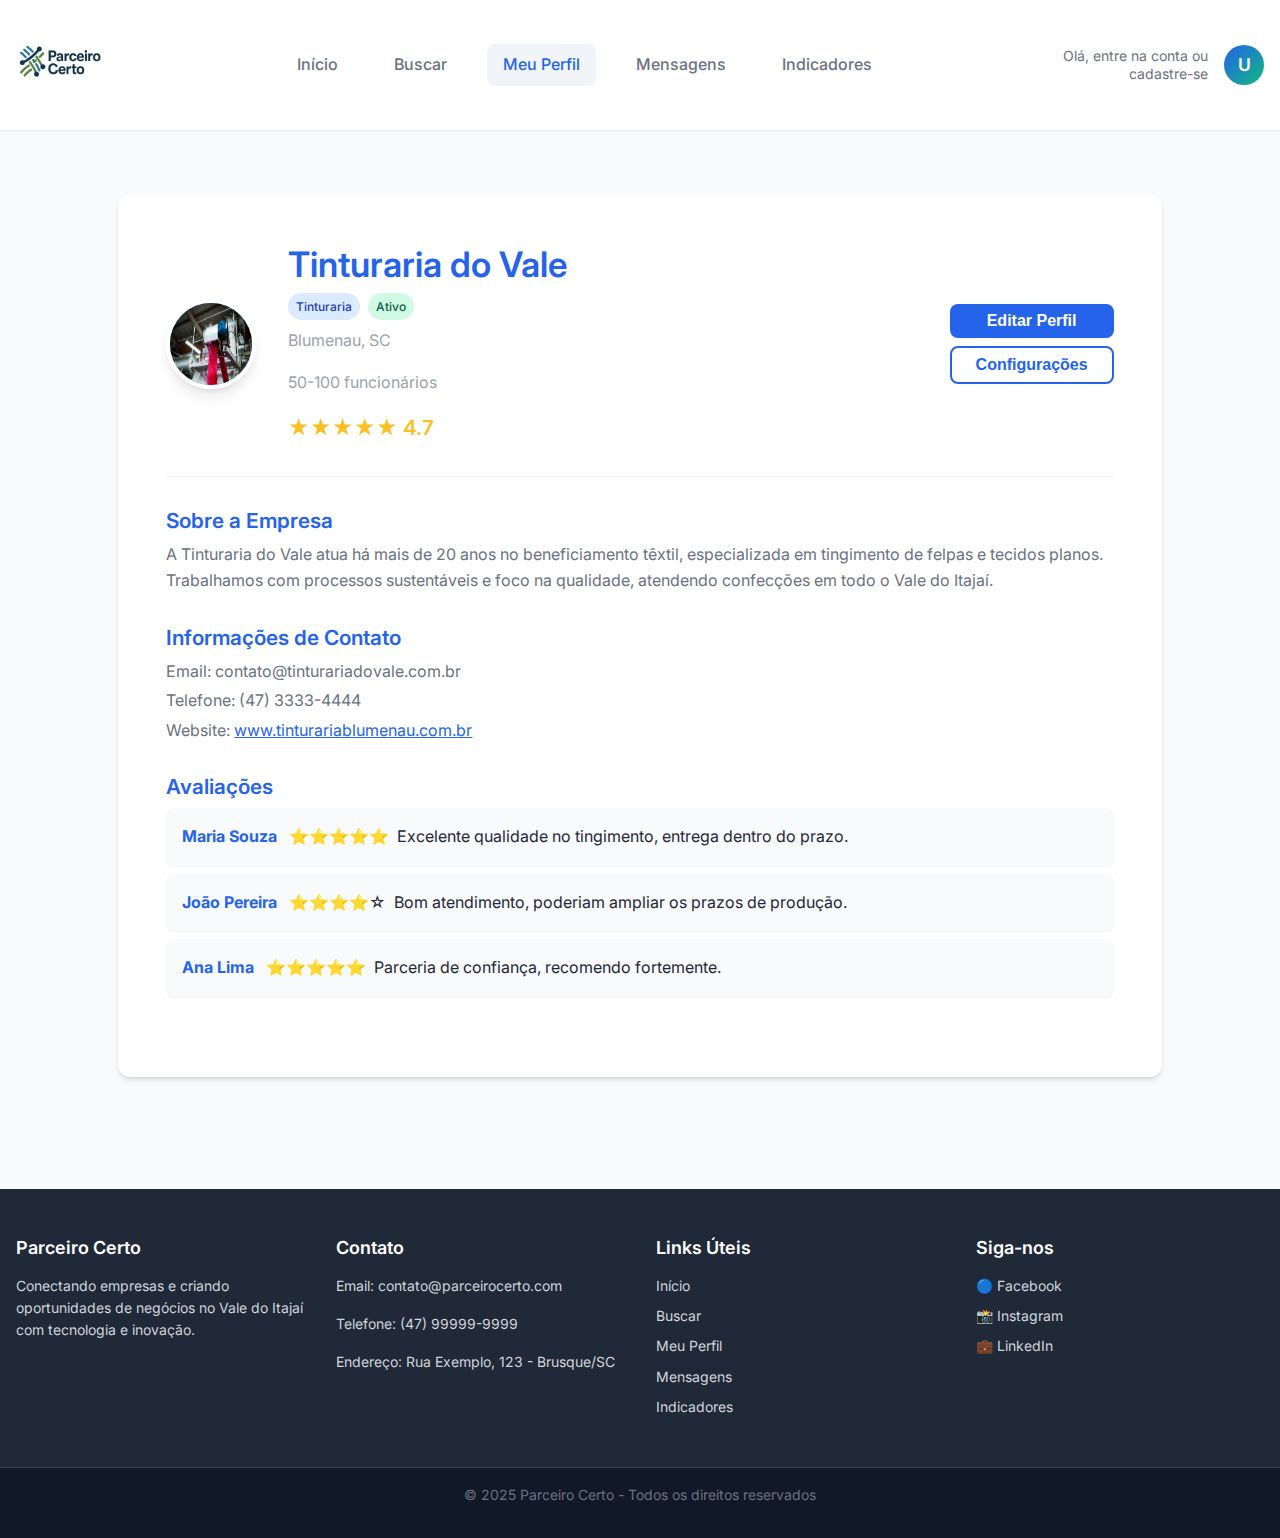
<file: pages/perfil.html>
<!DOCTYPE html>
<html lang="pt-BR">
<head>
    <meta charset="UTF-8">
    <meta name="viewport" content="width=device-width, initial-scale=1.0">
    <title>Perfil da Empresa - Parceiro Certo</title>
    <link rel="stylesheet" href="../assets/css/style.css">
</head>
<body>
    <!-- Header -->
    <header class="header">
        <div class="header__container">
            <div class="header__logo">
                <img src="../assets/images/parceirocerto.png" alt="Parceiro Certo - Logo">
            </div>
            
            <nav class="header__nav" role="navigation" aria-label="Navegação principal">
                <a href="home.html" class="header__nav-link">Início</a>
                <a href="../index.html" class="header__nav-link">Buscar</a>
                <a href="perfil.html" class="header__nav-link header__nav-link--active" aria-current="page">Meu Perfil</a>
                <a href="chat.html" class="header__nav-link">Mensagens</a>
                <a href="indicadores.html" class="header__nav-link">Indicadores</a>
            </nav>
            
            <div class="header__actions">
                <div class="header__user-info">
                    <div>Olá, <a href="#" style="text-decoration: none; color: #6b7280;">entre na conta</a> ou</div>
                    <div><a href="#" style="text-decoration: none; color: #6b7280;"> cadastre-se</a></div>
                </div>
                <div class="header__user-avatar" role="button" tabindex="0" aria-label="Menu do usuário">
                    U
                </div>
            </div>
        </div>
    </header>

    <!-- Main Content -->
    <main class="main main--full-width">
        <section class="perfil-container">
            <section class="perfil-header">
                <div class="perfil-avatar"><img src="../assets/images/Tinturaria.png" alt="Tinturaria do Vale - Logo"></div>
                <div class="perfil-info">
                    <h1>Tinturaria do Vale</h1>
                    <div class="tags">
                        <span class="tag azul">Tinturaria</span>
                        <span class="tag verde">Ativo</span>
                    </div>
                    <p class="local">Blumenau, SC</p>
                    <p class="size">50-100 funcionários</p>
                    <div class="rating">★★★★★ <span>4.7</span></div>
                </div>
                <div class="perfil-actions">
                    <button class="btn-primary">Editar Perfil</button>
                    <button class="btn-outline">Configurações</button>
                </div>
            </section>

            <section class="perfil-about">
                <h2>Sobre a Empresa</h2>
                <p>
                    A Tinturaria do Vale atua há mais de 20 anos no beneficiamento têxtil,
                    especializada em tingimento de felpas e tecidos planos. Trabalhamos com
                    processos sustentáveis e foco na qualidade, atendendo confecções em todo o Vale do Itajaí.
                </p>
            </section>

            <section class="perfil-contact">
                <h2>Informações de Contato</h2>
                <ul>
                    <li>Email: contato@tinturariadovale.com.br</li>
                    <li>Telefone: (47) 3333-4444</li>
                    <li>Website: <a href="#">www.tinturariablumenau.com.br</a></li>
                </ul>
            </section>

            <section class="perfil-reviews">
                <h2>Avaliações</h2>
                <div class="review">
                    <strong>Maria Souza</strong> ⭐⭐⭐⭐⭐ <span>Excelente qualidade no tingimento, entrega dentro do prazo.</span>
                </div>
                <div class="review">
                    <strong>João Pereira</strong> ⭐⭐⭐⭐☆ <span>Bom atendimento, poderiam ampliar os prazos de produção.</span>
                </div>
                <div class="review">
                    <strong>Ana Lima</strong> ⭐⭐⭐⭐⭐ <span>Parceria de confiança, recomendo fortemente.</span>
                </div>
            </section>
        </section>
    </main>

    <!-- Footer -->
    <footer class="footer" role="contentinfo">
        <div class="footer__container">
            <div class="footer__section">
                <h4>Parceiro Certo</h4>
                <p>Conectando empresas e criando oportunidades de negócios no Vale do Itajaí com tecnologia e inovação.</p>
            </div>
            
            <div class="footer__section">
                <h4>Contato</h4>
                <p>Email: contato@parceirocerto.com</p>
                <p>Telefone: (47) 99999-9999</p>
                <p>Endereço: Rua Exemplo, 123 - Brusque/SC</p>
            </div>
            
            <div class="footer__section">
                <h4>Links Úteis</h4>
                <div class="footer__social-links">
                    <a href="home.html">Início</a>
                    <a href="../index.html">Buscar</a>
                    <a href="perfil.html">Meu Perfil</a>
                    <a href="chat.html">Mensagens</a>
                    <a href="indicadores.html">Indicadores</a>
                </div>
            </div>
            
            <div class="footer__section">
                <h4>Siga-nos</h4>
                <div class="footer__social-links">
                    <a href="#" aria-label="Facebook">🔵 Facebook</a>
                    <a href="#" aria-label="Instagram">📸 Instagram</a>
                    <a href="#" aria-label="LinkedIn">💼 LinkedIn</a>
                </div>
            </div>
        </div>
        
        <div class="footer__bottom">
            <p>© 2025 Parceiro Certo - Todos os direitos reservados</p>
        </div>
    </footer>

    <!-- JavaScript -->
    <script src="../assets/js/main.js"></script>
</body>
</html>
</file>
<file: assets/css/style.css>
/* Importando Google Fonts */
@import url("https://fonts.googleapis.com/css2?family=Inter:wght@300;400;500;600;700&display=swap");

/* Variáveis CSS */
:root {
  /* Cores */
  --primary: #2563eb;
  --primary-hover: #1d4ed8;
  --secondary: #f1f5f9;
  --accent: #10b981;
  --warning: #f59e0b;
  --danger: #ef4444;
  --background: #ffffff;
  --surface: #f8fafc;
  --text-primary: #1f2937;
  --text-secondary: #6b7280;
  --text-muted: #9ca3af;
  --border: #e5e7eb;
  --border-light: #f3f4f6;

  /* Espaçamentos */
  --spacing-xs: 0.25rem;
  --spacing-sm: 0.5rem;
  --spacing-md: 1rem;
  --spacing-lg: 1.5rem;
  --spacing-xl: 2rem;
  --spacing-2xl: 3rem;

  /* Bordas */
  --radius-sm: 0.375rem;
  --radius-md: 0.5rem;
  --radius-lg: 0.75rem;
  --radius-full: 9999px;

  /* Sombras */
  --shadow-sm: 0 1px 2px 0 rgb(0 0 0 / 0.05);
  --shadow-md: 0 4px 6px -1px rgb(0 0 0 / 0.1), 0 2px 4px -2px rgb(0 0 0 / 0.1);
  --shadow-lg: 0 10px 15px -3px rgb(0 0 0 / 0.1),
    0 4px 6px -4px rgb(0 0 0 / 0.1);

  /* Transições */
  --transition-fast: 150ms ease-in-out;
  --transition-normal: 250ms ease-in-out;
  --transition-slow: 350ms ease-in-out;
}

/* Reset e base */
* {
  margin: 0;
  padding: 0;
  box-sizing: border-box;
}
html {
  scroll-behavior: smooth;
}
body {
  font-family: "Inter", -apple-system, BlinkMacSystemFont, sans-serif;
  line-height: 1.6;
  color: var(--text-primary);
  background-color: var(--surface);
  min-height: 100vh;
  display: flex;
  flex-direction: column;
}

/* Tipografia */
h1,
h2,
h3,
h4,
h5,
h6 {
  font-weight: 600;
  line-height: 1.2;
  margin-bottom: var(--spacing-md);
}
h1 {
  font-size: 2.5rem;
}
h2 {
  font-size: 2rem;
}
h3 {
  font-size: 1.5rem;
}
h4 {
  font-size: 1.25rem;
}
h5 {
  font-size: 1.125rem;
}
h6 {
  font-size: 1rem;
}

p {
  margin-bottom: var(--spacing-md);
  color: var(--text-secondary);
}

/* Header */
.header {
  background: var(--background);
  border-bottom: 1px solid var(--border);
  padding: var(--spacing-md) 0;
  position: sticky;
  top: 0;
  z-index: 100;
  backdrop-filter: blur(10px);
}

.header__container {
  max-width: 1280px;
  margin: 0 auto;
  padding: 0 var(--spacing-md);
  display: flex;
  align-items: center;
  justify-content: space-between;
}

.header__logo img {
  height: 90px;
  width: auto;
}
.header__nav {
  display: flex;
  gap: var(--spacing-lg);
}

.header__nav-link {
  text-decoration: none;
  color: var(--text-secondary);
  font-weight: 500;
  padding: var(--spacing-sm) var(--spacing-md);
  border-radius: var(--radius-md);
  transition: all var(--transition-fast);
  position: relative;
}

/* hover e estado ativo com as mesmas regras */
.header__nav-link:hover,
.header__nav-link--active {
  color: var(--primary);
  background-color: var(--secondary);
}

.header__actions {
  display: flex;
  align-items: center;
  gap: var(--spacing-md);
}
.header__user-info {
  font-size: 0.875rem;
  color: var(--text-secondary);
  text-align: right;
  line-height: 1.3;
}

.header__user-avatar {
  width: 40px;
  height: 40px;
  border-radius: var(--radius-full);
  background: linear-gradient(135deg, var(--primary), var(--accent));
  color: #fff;
  display: flex;
  align-items: center;
  justify-content: center;
  font-weight: 600;
  font-size: 1.1rem;
  cursor: pointer;
  transition: transform var(--transition-fast);
}
.header__user-avatar:hover {
  transform: scale(1.05);
}

/* Main Container */
.main {
  display: grid;
  grid-template-columns: repeat(auto-fit, minmax(280px, 1fr));
  gap: var(--spacing-xl);
  max-width: 1280px;
  margin: 0 auto;
  padding: var(--spacing-xl) var(--spacing-md);
}

/* Modificadores do main */
.main--with-sidebar {
  grid-template-columns: 280px 1fr;
}
.main--full-width {
  grid-template-columns: 1fr !important;
  margin: 0 8%;
}

/* Sidebar */
.sidebar {
  background: var(--background);
  border-radius: var(--radius-lg);
  padding: var(--spacing-xl);
  box-shadow: var(--shadow-sm);
  height: fit-content;
  position: sticky;
  top: 100px;
}

.sidebar__title {
  font-size: 1.25rem;
  font-weight: 600;
  margin-bottom: var(--spacing-lg);
  color: var(--text-primary);
}
.sidebar__group {
  margin-bottom: var(--spacing-lg);
}
.sidebar__label {
  display: block;
  font-weight: 500;
  margin-bottom: var(--spacing-sm);
  color: var(--text-primary);
  font-size: 0.875rem;
}

/* Campos e selects compartilham as mesmas regras */
.sidebar__input,
.sidebar__select {
  width: 100%;
  padding: var(--spacing-sm) var(--spacing-md);
  border: 1px solid var(--border);
  border-radius: var(--radius-md);
  font-size: 0.875rem;
  background: var(--background);
  transition: all var(--transition-fast);
}

/* Unificado foco de inputs e selects (uma única vez) */
.sidebar__input:focus,
.sidebar__select:focus {
  outline: none;
  border-color: var(--primary);
  box-shadow: 0 0 0 3px rgb(37 99 235 / 0.1);
}

.sidebar__checkbox-group {
  display: flex;
  flex-direction: column;
  gap: var(--spacing-sm);
}
.sidebar__checkbox {
  display: flex;
  align-items: center;
  gap: var(--spacing-sm);
  font-size: 0.875rem;
  color: var(--text-secondary);
  cursor: pointer;
  padding: var(--spacing-xs);
  border-radius: var(--radius-sm);
  transition: background-color var(--transition-fast);
}
.sidebar__checkbox:hover {
  background-color: var(--secondary);
}
.sidebar__checkbox input {
  width: 16px;
  height: 16px;
  accent-color: var(--primary);
}

.sidebar__range-container {
  position: relative;
}
.sidebar__range {
  width: 100%;
  height: 6px;
  border-radius: var(--radius-full);
  background: var(--border);
  outline: none;
  -webkit-appearance: none;
}
.sidebar__range::-webkit-slider-thumb {
  -webkit-appearance: none;
  width: 20px;
  height: 20px;
  border-radius: var(--radius-full);
  background: var(--primary);
  cursor: pointer;
  box-shadow: var(--shadow-sm);
}
.sidebar__range-value {
  font-size: 0.75rem;
  color: var(--text-muted);
  margin-top: var(--spacing-xs);
}

.sidebar__actions {
  display: flex;
  gap: var(--spacing-sm);
  margin-top: var(--spacing-lg);
}

/* Botões */
.btn {
  padding: var(--spacing-sm) var(--spacing-md);
  border-radius: var(--radius-md);
  font-size: 0.875rem;
  font-weight: 500;
  cursor: pointer;
  border: none;
  display: inline-flex;
  align-items: center;
  justify-content: center;
  gap: var(--spacing-xs);
  text-decoration: none;
  transition: all var(--transition-fast);
}
.btn--primary {
  background: var(--primary);
  color: #fff;
}
.btn--primary:hover {
  background: var(--primary-hover);
  transform: translateY(-1px);
  box-shadow: var(--shadow-md);
}
.btn--outline {
  background: transparent;
  color: var(--primary);
  border: 1px solid var(--primary);
}
.btn--outline:hover {
  background: var(--primary);
  color: #fff;
  transform: translateY(-1px);
}
.btn--small {
  padding: var(--spacing-xs) var(--spacing-sm);
  font-size: 0.75rem;
}

/* Content */
.content {
  min-height: 600px;
}
.content__header {
  margin-bottom: var(--spacing-xl);
}
.content__title {
  font-size: 2rem;
  font-weight: 700;
  color: var(--text-primary);
  margin-bottom: var(--spacing-sm);
}
.content__subtitle {
  color: var(--text-secondary);
  font-size: 1rem;
}

/* Cards Grid */
.cards {
  display: grid;
  grid-template-columns: repeat(auto-fill, minmax(320px, 1fr));
  gap: var(--spacing-lg);
}

.card {
  background: var(--background);
  border-radius: var(--radius-lg);
  padding: var(--spacing-lg);
  box-shadow: var(--shadow-sm);
  transition: all var(--transition-normal);
  border: 1px solid var(--border-light);
  animation: fadeIn 0.5s ease-out;
}
.card:hover {
  transform: translateY(-4px);
  box-shadow: var(--shadow-lg);
  border-color: var(--border);
}

.card__header {
  display: flex;
  align-items: center;
  gap: var(--spacing-md);
  margin-bottom: var(--spacing-md);
}
.card__avatar img {
  width: 56px;
  height: 56px;
  border-radius: var(--radius-lg);
  background: linear-gradient(135deg, var(--primary), var(--accent));
  color: #fff;
  display: flex;
  align-items: center;
  justify-content: center;
  font-weight: 600;
  font-size: 1.25rem;
}
.card__company-name {
  font-size: 1.125rem;
  font-weight: 600;
  color: var(--text-primary);
  margin: 0;
}
.card__tags {
  display: flex;
  flex-wrap: wrap;
  gap: var(--spacing-xs);
  margin-bottom: var(--spacing-md);
}

.tag {
  padding: var(--spacing-xs) var(--spacing-sm);
  border-radius: var(--radius-full);
  font-size: 0.75rem;
  font-weight: 500;
}
.tag--category {
  background: #dbeafe;
  color: #1e40af;
}
.tag--premium {
  background: #fef3c7;
  color: #92400e;
}

.card__description {
  font-size: 0.875rem;
  color: var(--text-secondary);
  margin-bottom: var(--spacing-md);
  line-height: 1.5;
}
.card__info {
  display: flex;
  flex-direction: column;
  gap: var(--spacing-xs);
  margin-bottom: var(--spacing-md);
}
.card__info-item {
  font-size: 0.875rem;
  color: var(--text-muted);
  display: flex;
  align-items: center;
  gap: var(--spacing-xs);
}
.card__rating {
  display: flex;
  align-items: center;
  gap: var(--spacing-xs);
  margin-bottom: var(--spacing-md);
}
.card__stars {
  color: #fbbf24;
}
.card__rating-value {
  font-weight: 600;
  color: var(--text-primary);
}
.card__actions {
  display: flex;
  gap: var(--spacing-sm);
}

/* Footer */
.footer {
  background: var(--text-primary);
  color: #fff;
  margin-top: var(--spacing-2xl);
}
.footer__container {
  max-width: 1280px;
  margin: 0 auto;
  padding: var(--spacing-2xl) var(--spacing-md);
  display: grid;
  grid-template-columns: repeat(auto-fit, minmax(250px, 1fr));
  gap: var(--spacing-xl);
}
.footer__section h4 {
  font-size: 1.125rem;
  font-weight: 600;
  margin-bottom: var(--spacing-md);
}
.footer__section p,
.footer__section a {
  font-size: 0.875rem;
  color: #d1d5db;
  text-decoration: none;
  line-height: 1.6;
}
.footer__section a:hover {
  color: #fff;
  text-decoration: underline;
}
.footer__social-links {
  display: flex;
  flex-direction: column;
  gap: var(--spacing-sm);
}
.footer__bottom {
  background: #111827;
  text-align: center;
  padding: var(--spacing-md);
  font-size: 0.875rem;
  border-top: 1px solid #374151;
}

/* Animações */
@keyframes fadeIn {
  from {
    opacity: 0;
    transform: translateY(20px);
  }
  to {
    opacity: 1;
    transform: translateY(0);
  }
}
@keyframes spin {
  to {
    transform: rotate(360deg);
  }
}

/* Estados de loading genéricos */
.loading {
  opacity: 0.6;
  pointer-events: none;
}
.loading::after {
  content: "";
  position: absolute;
  top: 50%;
  left: 50%;
  width: 20px;
  height: 20px;
  margin: -10px 0 0 -10px;
  border: 2px solid var(--border);
  border-top-color: var(--primary);
  border-radius: var(--radius-full);
  animation: spin 1s linear infinite;
}

/* Loading específico da sidebar (tamanhos diferentes) */
.sidebar.loading {
  opacity: 0.7;
  pointer-events: none;
}
.sidebar.loading::after {
  content: "";
  position: absolute;
  top: 50%;
  left: 50%;
  width: 24px;
  height: 24px;
  margin: -12px 0 0 -12px;
  border: 2px solid var(--border);
  border-top-color: var(--primary);
  border-radius: 50%;
  animation: spin 1s linear infinite;
}

/* Toggle de filtros (base sem definir display) */
.sidebar__toggle {
  width: 100%;
  padding: var(--spacing-md);
  background: var(--primary);
  color: #fff;
  border: none;
  border-radius: var(--radius-md);
  font-weight: 600;
  font-size: 1rem;
  cursor: pointer;
  margin-bottom: var(--spacing-md);
  transition: all var(--transition-fast);
  align-items: center;
  justify-content: center;
  gap: var(--spacing-sm);
  box-shadow: var(--shadow-sm);
}
.sidebar__toggle:hover {
  background: var(--primary-hover);
}
.sidebar__toggle:active {
  transform: scale(0.98);
}
/* Unificar foco visível/normal */
.sidebar__toggle:is(:focus, :focus-visible) {
  outline: 2px solid var(--primary);
  outline-offset: 2px;
}

/* Container de filtros (uma única definição + estado .show) */
.sidebar__filters {
  overflow: hidden;
  transition: all var(--transition-normal);
}
.sidebar__filters.hidden {
  display: none;
}
.sidebar__filters.show {
  display: block;
  animation: slideDown var(--transition-fast);
}

@keyframes slideDown {
  from {
    opacity: 0;
    transform: translateY(-10px);
  }
  to {
    opacity: 1;
    transform: translateY(0);
  }
}

/* Melhorias específicas para dispositivos touch */
.touch-device .sidebar__checkbox,
.touch-device .btn,
.touch-device .sidebar__input,
.touch-device .sidebar__select {
  min-height: 44px;
}
.touch-active {
  background-color: var(--secondary) !important;
  transform: scale(0.98);
}

/* Responsividade consolidada */
@media (max-width: 1024px) {
  .main {
    grid-template-columns: 1fr;
    gap: var(--spacing-lg);
    padding: var(--spacing-md);
  }
  .sidebar {
    position: static;
  }
  /* Ordem do conteúdo em tablets */
  .sidebar {
    order: 1;
    margin: 0 0 var(--spacing-lg);
  }
  .content {
    order: 2;
  }
}

@media (max-width: 768px) {
  .header__container {
    flex-direction: column;
    gap: var(--spacing-md);
  }
  .header__nav {
    order: 3;
    width: 100%;
    justify-content: center;
  }
  .main {
    padding: var(--spacing-md);
  }
  .cards {
    grid-template-columns: 1fr;
  }
  .footer__container {
    grid-template-columns: 1fr;
    text-align: center;
  }

  /* Sidebar em tablets pequenos */
  .sidebar {
    padding: var(--spacing-md);
    margin: 0 0 var(--spacing-lg);
    position: static;
  }
  /* Toggle aparece em telas pequenas como flex para centralizar conteúdo */
  .sidebar__toggle {
    display: flex;
  }
  /* Filtros inicialmente ocultos em tablets pequenos */
  .sidebar__filters {
    /* já possui overflow+transition */
  }

  .sidebar__title {
    font-size: 1.125rem;
    margin-bottom: var(--spacing-md);
  }

  /* Melhorias de formulário em mobile */
  .sidebar__input,
  .sidebar__select {
    font-size: 16px;
    padding: var(--spacing-md);
  }
  .sidebar__checkbox {
    padding: var(--spacing-sm);
    margin: var(--spacing-xs) 0;
  }
  .sidebar__checkbox input {
    width: 20px;
    height: 20px;
  }
  .sidebar__range {
    height: 8px;
  }
  .sidebar__range::-webkit-slider-thumb {
    width: 24px;
    height: 24px;
  }
  .sidebar__actions {
    gap: var(--spacing-md);
    flex-direction: column;
  }
  .sidebar__actions .btn {
    padding: var(--spacing-md);
    font-size: 1rem;
    font-weight: 600;
  }

  .card__actions {
    flex-direction: column;
  }
}

@media (max-width: 640px) {
  .header__nav {
    flex-wrap: wrap;
    gap: var(--spacing-sm);
  }
  .header__nav-link {
    padding: var(--spacing-xs) var(--spacing-sm);
    font-size: 0.875rem;
  }
  .content__title {
    font-size: 1.5rem;
  }
}

@media (max-width: 768px) and (orientation: landscape) {
  .sidebar__toggle {
    padding: var(--spacing-sm) var(--spacing-md);
    font-size: 0.875rem;
  }
  .sidebar__filters {
    max-height: 60vh;
    overflow-y: auto;
  }
}

@media (max-width: 360px) {
  .sidebar__toggle {
    font-size: 0.875rem;
    padding: var(--spacing-sm);
  }
  .sidebar__group {
    margin-bottom: var(--spacing-md);
  }
  .sidebar__actions {
    flex-direction: column;
    gap: var(--spacing-sm);
  }
}

/* Regras globais finais e correções */
/* O toggle fica oculto por padrão em telas grandes */
@media (min-width: 769px) {
  .sidebar__toggle {
    display: none;
  }
}

/* Hero Section */
.hero {
  /* background: linear-gradient(135deg, #f8fafc 0%, #e2e8f0 100%); */
  padding: var(--spacing-2xl) 0;
  margin-bottom: var(--spacing-2xl);
}

.hero__container {
  max-width: 1280px;
  margin: 0 auto;
  padding: 0 var(--spacing-md);
  display: grid;
  grid-template-columns: 1fr auto;
  gap: var(--spacing-2xl);
  align-items: center;
  min-height: 500px;
}

.hero__content {
  display: flex;
  flex-direction: column;
  gap: var(--spacing-xl);
  max-width: 600px;
}

.hero__search {
  margin-bottom: var(--spacing-md);
}

.search-bar {
  display: flex;
  align-items: center;
  background: var(--background);
  border: 1px solid var(--border);
  border-radius: var(--radius-full);
  padding: var(--spacing-md) var(--spacing-lg);
  box-shadow: var(--shadow-md);
  transition: all var(--transition-fast);
  width: 65rem;
}

.search-bar:focus-within {
  border-color: var(--primary);
  box-shadow: 0 0 0 3px rgb(37 99 235 / 0.1);
}

.search-bar__icon {
  color: var(--primary);
  margin-right: var(--spacing-md);
  font-size: 1.125rem;
}

.search-bar__input {
  flex: 1;
  border: none;
  outline: none;
  font-size: 1rem;
  color: var(--text-primary);
  background: transparent;
}

.search-bar__input::placeholder {
  color: var(--text-muted);
}

.search-bar__clear {
  background: none;
  border: none;
  color: var(--text-muted);
  cursor: pointer;
  padding: var(--spacing-xs);
  border-radius: var(--radius-sm);
  transition: all var(--transition-fast);
}

.search-bar__clear:hover {
  background: var(--secondary);
  color: var(--text-secondary);
}

.hero__tags {
  display: flex;
  align-items: center;
  gap: var(--spacing-md);
  flex-wrap: wrap;
}

.hero__tags-label {
  font-weight: 500;
  color: var(--text-secondary);
  font-size: 0.875rem;
}

.hero__tags-list {
  display: flex;
  gap: var(--spacing-sm);
  flex-wrap: wrap;
}

.hero__tag {
  padding: var(--spacing-xs) var(--spacing-md);
  background: var(--background);
  border: 1px solid var(--border);
  border-radius: var(--radius-full);
  font-size: 0.875rem;
  color: var(--text-secondary);
  cursor: pointer;
  transition: all var(--transition-fast);
}

.hero__tag:hover {
  background: var(--primary);
  color: white;
  border-color: var(--primary);
}

.hero__text {
  margin: var(--spacing-lg) 0;
}

.hero__title {
  font-size: 3rem;
  font-weight: 700;
  color: var(--text-primary);
  line-height: 1.1;
  margin-bottom: var(--spacing-md);
}

.hero__subtitle {
  font-size: 1.125rem;
  color: var(--text-secondary);
  line-height: 1.6;
  margin-bottom: 0;
}

.hero__actions {
  display: flex;
  gap: var(--spacing-md);
  flex-wrap: wrap;
}

.btn--large {
  padding: var(--spacing-md) var(--spacing-xl);
  font-size: 1rem;
  font-weight: 600;
}

.hero__logo {
  display: flex;
  align-items: center;
  justify-content: center;
}

.hero__logo img {
  max-width: 350px;
  height: auto;
  /* filter: drop-shadow(0 10px 25px rgb(0 0 0 / 0.1)); */
}

/* Responsive Design para Hero */
@media (max-width: 768px) {
  .hero__container {
    grid-template-columns: 1fr;
    text-align: center;
    gap: var(--spacing-xl);
  }

  .hero__title {
    font-size: 2.5rem;
    
  }

  .hero__actions {
    justify-content: center;
  }

  .hero__logo img {
    max-width: 250px;
  }

  .search-bar {
    max-width: 100%;
  }
}

@media (max-width: 480px) {
  .hero__title {
    font-size: 2rem;
  }

  .hero__actions {
    flex-direction: column;
    align-items: center;
  }

  .btn--large {
    width: 100%;
    max-width: 300px;
  }
}

/* ===== PERFIL PAGE CUSTOM STYLES ===== */
.perfil-container {
  background: var(--background);
  border-radius: var(--radius-lg);
  box-shadow: var(--shadow-md);
  padding: var(--spacing-2xl);
  margin: var(--spacing-xl) 0;
  animation: fadeIn 0.7s;
}
.perfil-header {
  display: flex;
  align-items: center;
  gap: var(--spacing-xl);
  border-bottom: 1px solid var(--border-light);
  padding-bottom: var(--spacing-xl);
  margin-bottom: var(--spacing-xl);
}
.perfil-avatar img {
  width: 90px;
  height: 90px;
  border-radius: var(--radius-full);
  background: linear-gradient(135deg, var(--primary), var(--accent));
  color: #fff;
  display: flex;
  align-items: center;
  justify-content: center;
  font-size: 2.5rem;
  font-weight: 700;
  box-shadow: var(--shadow-lg);
  border: 4px solid #fff;
}
.perfil-info h1 {
  font-size: 2.2rem;
  margin-bottom: var(--spacing-sm);
  color: var(--primary);
}
.perfil-info .tags {
  display: flex;
  gap: var(--spacing-sm);
  margin-bottom: var(--spacing-sm);
}
.tag.azul {
  background: #dbeafe;
  color: #1e40af;
}
.tag.verde {
  background: #d1fae5;
  color: #065f46;
}
.perfil-info .local,
.perfil-info .size {
  font-size: 1rem;
  color: var(--text-muted);
}
.rating {
  font-size: 1.3rem;
  color: #fbbf24;
  font-weight: 600;
  margin-top: var(--spacing-xs);
}
.perfil-actions {
  display: flex;
  flex-direction: column;
  gap: var(--spacing-sm);
  margin-left: auto;
}
.btn-primary {
  background: var(--primary);
  color: #fff;
  border: none;
  border-radius: var(--radius-md);
  padding: var(--spacing-sm) var(--spacing-lg);
  font-size: 1rem;
  font-weight: 600;
  cursor: pointer;
  box-shadow: var(--shadow-sm);
  transition: background var(--transition-fast), transform var(--transition-fast);
}
.btn-primary:hover {
  background: var(--primary-hover);
  transform: translateY(-2px) scale(1.03);
}
.btn-outline {
  background: transparent;
  color: var(--primary);
  border: 2px solid var(--primary);
  border-radius: var(--radius-md);
  padding: var(--spacing-sm) var(--spacing-lg);
  font-size: 1rem;
  font-weight: 600;
  cursor: pointer;
  transition: background var(--transition-fast), color var(--transition-fast);
}
.btn-outline:hover {
  background: var(--primary);
  color: #fff;
}
.perfil-about, .perfil-contact, .perfil-reviews {
  margin-bottom: var(--spacing-xl);
}
.perfil-about h2, .perfil-contact h2, .perfil-reviews h2 {
  color: var(--primary);
  font-size: 1.3rem;
  margin-bottom: var(--spacing-sm);
}
.perfil-contact ul {
  list-style: none;
  padding: 0;
}
.perfil-contact li {
  margin-bottom: var(--spacing-xs);
  color: var(--text-secondary);
  font-size: 1rem;
}
.perfil-contact a {
  color: var(--primary);
  text-decoration: underline;
}
.perfil-reviews .review {
  background: var(--surface);
  border-radius: var(--radius-md);
  box-shadow: var(--shadow-sm);
  padding: var(--spacing-md);
  margin-bottom: var(--spacing-sm);
  display: flex;
  align-items: center;
  gap: var(--spacing-sm);
  font-size: 1rem;
}
.perfil-reviews .review strong {
  color: var(--primary);
  margin-right: var(--spacing-xs);
}
@media (max-width: 900px) {
  .perfil-header {
    flex-direction: column;
    align-items: flex-start;
    gap: var(--spacing-lg);
  }
  .perfil-actions {
    flex-direction: row;
    margin-left: 0;
    width: 100%;
    justify-content: flex-end;
  }
}
@media (max-width: 600px) {
  .perfil-container {
    padding: var(--spacing-md);
  }
  .perfil-header {
    gap: var(--spacing-md);
    padding-bottom: var(--spacing-md);
    margin-bottom: var(--spacing-md);
  }
  .perfil-avatar {
    width: 60px;
    height: 60px;
    font-size: 1.5rem;
  }
  .perfil-info h1 {
    font-size: 1.3rem;
  }
}
.perfil-info h1 {
  font-size: 2.2rem;
  margin-bottom: var(--spacing-sm);
  color: var(--primary);
}
.perfil-info .tags {
  display: flex;
  gap: var(--spacing-sm);
  margin-bottom: var(--spacing-sm);
}
.tag.azul {
  background: #dbeafe;
  color: #1e40af;
}
.tag.verde {
  background: #d1fae5;
  color: #065f46;
}
.perfil-info .local,
.perfil-info .size {
  font-size: 1rem;
  color: var(--text-muted);
}
.rating {
  font-size: 1.3rem;
  color: #fbbf24;
  font-weight: 600;
  margin-top: var(--spacing-xs);
}
.perfil-actions {
  display: flex;
  flex-direction: column;
  gap: var(--spacing-sm);
  margin-left: auto;
}
.btn-primary {
  background: var(--primary);
  color: #fff;
  border: none;
  border-radius: var(--radius-md);
  padding: var(--spacing-sm) var(--spacing-lg);
  font-size: 1rem;
  font-weight: 600;
  cursor: pointer;
  box-shadow: var(--shadow-sm);
  transition: background var(--transition-fast), transform var(--transition-fast);
}
.btn-primary:hover {
  background: var(--primary-hover);
  transform: translateY(-2px) scale(1.03);
}
.btn-outline {
  background: transparent;
  color: var(--primary);
  border: 2px solid var(--primary);
  border-radius: var(--radius-md);
  padding: var(--spacing-sm) var(--spacing-lg);
  font-size: 1rem;
  font-weight: 600;
  cursor: pointer;
  transition: background var(--transition-fast), color var(--transition-fast);
}
.btn-outline:hover {
  background: var(--primary);
  color: #fff;
}
.perfil-about, .perfil-contact, .perfil-reviews {
  margin-bottom: var(--spacing-xl);
}
.perfil-about h2, .perfil-contact h2, .perfil-reviews h2 {
  color: var(--primary);
  font-size: 1.3rem;
  margin-bottom: var(--spacing-sm);
}
.perfil-contact ul {
  list-style: none;
  padding: 0;
}
.perfil-contact li {
  margin-bottom: var(--spacing-xs);
  color: var(--text-secondary);
  font-size: 1rem;
}
.perfil-contact a {
  color: var(--primary);
  text-decoration: underline;
}
.perfil-reviews .review {
  background: var(--surface);
  border-radius: var(--radius-md);
  box-shadow: var(--shadow-sm);
  padding: var(--spacing-md);
  margin-bottom: var(--spacing-sm);
  display: flex;
  align-items: center;
  gap: var(--spacing-sm);
  font-size: 1rem;
}
.perfil-reviews .review strong {
  color: var(--primary);
  margin-right: var(--spacing-xs);
}
@media (max-width: 900px) {
  .perfil-header {
    flex-direction: column;
    align-items: flex-start;
    gap: var(--spacing-lg);
  }
  .perfil-actions {
    flex-direction: row;
    margin-left: 0;
    width: 100%;
    justify-content: flex-end;
  }
}
@media (max-width: 600px) {
  .perfil-container {
    padding: var(--spacing-md);
  }
  .perfil-header {
    gap: var(--spacing-md);
    padding-bottom: var(--spacing-md);
    margin-bottom: var(--spacing-md);
  }
  .perfil-avatar {
    width: 60px;
    height: 60px;
    font-size: 1.5rem;
  }
  .perfil-info h1 {
    font-size: 1.3rem;
  }
}
.perfil-info h1 {
  font-size: 2.2rem;
  margin-bottom: var(--spacing-sm);
  color: var(--primary);
}
.perfil-info .tags {
  display: flex;
  gap: var(--spacing-sm);
  margin-bottom: var(--spacing-sm);
}
.tag.azul {
  background: #dbeafe;
  color: #1e40af;
}
.tag.verde {
  background: #d1fae5;
  color: #065f46;
}
.perfil-info .local,
.perfil-info .size {
  font-size: 1rem;
  color: var(--text-muted);
}
.rating {
  font-size: 1.3rem;
  color: #fbbf24;
  font-weight: 600;
  margin-top: var(--spacing-xs);
}
.perfil-actions {
  display: flex;
  flex-direction: column;
  gap: var(--spacing-sm);
  margin-left: auto;
}
.btn-primary {
  background: var(--primary);
  color: #fff;
  border: none;
  border-radius: var(--radius-md);
  padding: var(--spacing-sm) var(--spacing-lg);
  font-size: 1rem;
  font-weight: 600;
  cursor: pointer;
  box-shadow: var(--shadow-sm);
  transition: background var(--transition-fast), transform var(--transition-fast);
}
.btn-primary:hover {
  background: var(--primary-hover);
  transform: translateY(-2px) scale(1.03);
}
.btn-outline {
  background: transparent;
  color: var(--primary);
  border: 2px solid var(--primary);
  border-radius: var(--radius-md);
  padding: var(--spacing-sm) var(--spacing-lg);
  font-size: 1rem;
  font-weight: 600;
  cursor: pointer;
  transition: background var(--transition-fast), color var(--transition-fast);
}
.btn-outline:hover {
  background: var(--primary);
  color: #fff;
}
.perfil-about, .perfil-contact, .perfil-reviews {
  margin-bottom: var(--spacing-xl);
}
.perfil-about h2, .perfil-contact h2, .perfil-reviews h2 {
  color: var(--primary);
  font-size: 1.3rem;
  margin-bottom: var(--spacing-sm);
}
.perfil-contact ul {
  list-style: none;
  padding: 0;
}
.perfil-contact li {
  margin-bottom: var(--spacing-xs);
  color: var(--text-secondary);
  font-size: 1rem;
}
.perfil-contact a {
  color: var(--primary);
  text-decoration: underline;
}
.perfil-reviews .review {
  background: var(--surface);
  border-radius: var(--radius-md);
  box-shadow: var(--shadow-sm);
  padding: var(--spacing-md);
  margin-bottom: var(--spacing-sm);
  display: flex;
  align-items: center;
  gap: var(--spacing-sm);
  font-size: 1rem;
}
.perfil-reviews .review strong {
  color: var(--primary);
  margin-right: var(--spacing-xs);
}
@media (max-width: 900px) {
  .perfil-header {
    flex-direction: column;
    align-items: flex-start;
    gap: var(--spacing-lg);
  }
  .perfil-actions {
    flex-direction: row;
    margin-left: 0;
    width: 100%;
    justify-content: flex-end;
  }
}
@media (max-width: 600px) {
  .perfil-container {
    padding: var(--spacing-md);
  }
  .perfil-header {
    gap: var(--spacing-md);
    padding-bottom: var(--spacing-md);
    margin-bottom: var(--spacing-md);
  }
  .perfil-avatar {
    width: 60px;
    height: 60px;
    font-size: 1.5rem;
  }
  .perfil-info h1 {
    font-size: 1.3rem;
  }
}
.perfil-info h1 {
  font-size: 2.2rem;
  margin-bottom: var(--spacing-sm);
  color: var(--primary);
}
.perfil-info .tags {
  display: flex;
  gap: var(--spacing-sm);
  margin-bottom: var(--spacing-sm);
}
.tag.azul {
  background: #dbeafe;
  color: #1e40af;
}
.tag.verde {
  background: #d1fae5;
  color: #065f46;
}
.perfil-info .local,
.perfil-info .size {
  font-size: 1rem;
  color: var(--text-muted);
}
.rating {
  font-size: 1.3rem;
  color: #fbbf24;
  font-weight: 600;
  margin-top: var(--spacing-xs);
}
.perfil-actions {
  display: flex;
  flex-direction: column;
  gap: var(--spacing-sm);
  margin-left: auto;
}
.btn-primary {
  background: var(--primary);
  color: #fff;
  border: none;
  border-radius: var(--radius-md);
  padding: var(--spacing-sm) var(--spacing-lg);
  font-size: 1rem;
  font-weight: 600;
  cursor: pointer;
  box-shadow: var(--shadow-sm);
  transition: background var(--transition-fast), transform var(--transition-fast);
}
.btn-primary:hover {
  background: var(--primary-hover);
  transform: translateY(-2px) scale(1.03);
}
.btn-outline {
  background: transparent;
  color: var(--primary);
  border: 2px solid var(--primary);
  border-radius: var(--radius-md);
  padding: var(--spacing-sm) var(--spacing-lg);
  font-size: 1rem;
  font-weight: 600;
  cursor: pointer;
  transition: background var(--transition-fast), color var(--transition-fast);
}
.btn-outline:hover {
  background: var(--primary);
  color: #fff;
}
.perfil-about, .perfil-contact, .perfil-reviews {
  margin-bottom: var(--spacing-xl);
}
.perfil-about h2, .perfil-contact h2, .perfil-reviews h2 {
  color: var(--primary);
  font-size: 1.3rem;
  margin-bottom: var(--spacing-sm);
}
.perfil-contact ul {
  list-style: none;
  padding: 0;
}
.perfil-contact li {
  margin-bottom: var(--spacing-xs);
  color: var(--text-secondary);
  font-size: 1rem;
}
.perfil-contact a {
  color: var(--primary);
  text-decoration: underline;
}
.perfil-reviews .review {
  background: var(--surface);
  border-radius: var(--radius-md);
  box-shadow: var(--shadow-sm);
  padding: var(--spacing-md);
  margin-bottom: var(--spacing-sm);
  display: flex;
  align-items: center;
  gap: var(--spacing-sm);
  font-size: 1rem;
}
.perfil-reviews .review strong {
  color: var(--primary);
  margin-right: var(--spacing-xs);
}
@media (max-width: 900px) {
  .perfil-header {
    flex-direction: column;
    align-items: flex-start;
    gap: var(--spacing-lg);
  }
  .perfil-actions {
    flex-direction: row;
    margin-left: 0;
    width: 100%;
    justify-content: flex-end;
  }
}
@media (max-width: 600px) {
  .perfil-container {
    padding: var(--spacing-md);
  }
  .perfil-header {
    gap: var(--spacing-md);
    padding-bottom: var(--spacing-md);
    margin-bottom: var(--spacing-md);
  }
  .perfil-avatar {
    width: 60px;
    height: 60px;
    font-size: 1.5rem;
  }
  .perfil-info h1 {
    font-size: 1.3rem;
  }
}
</file>
